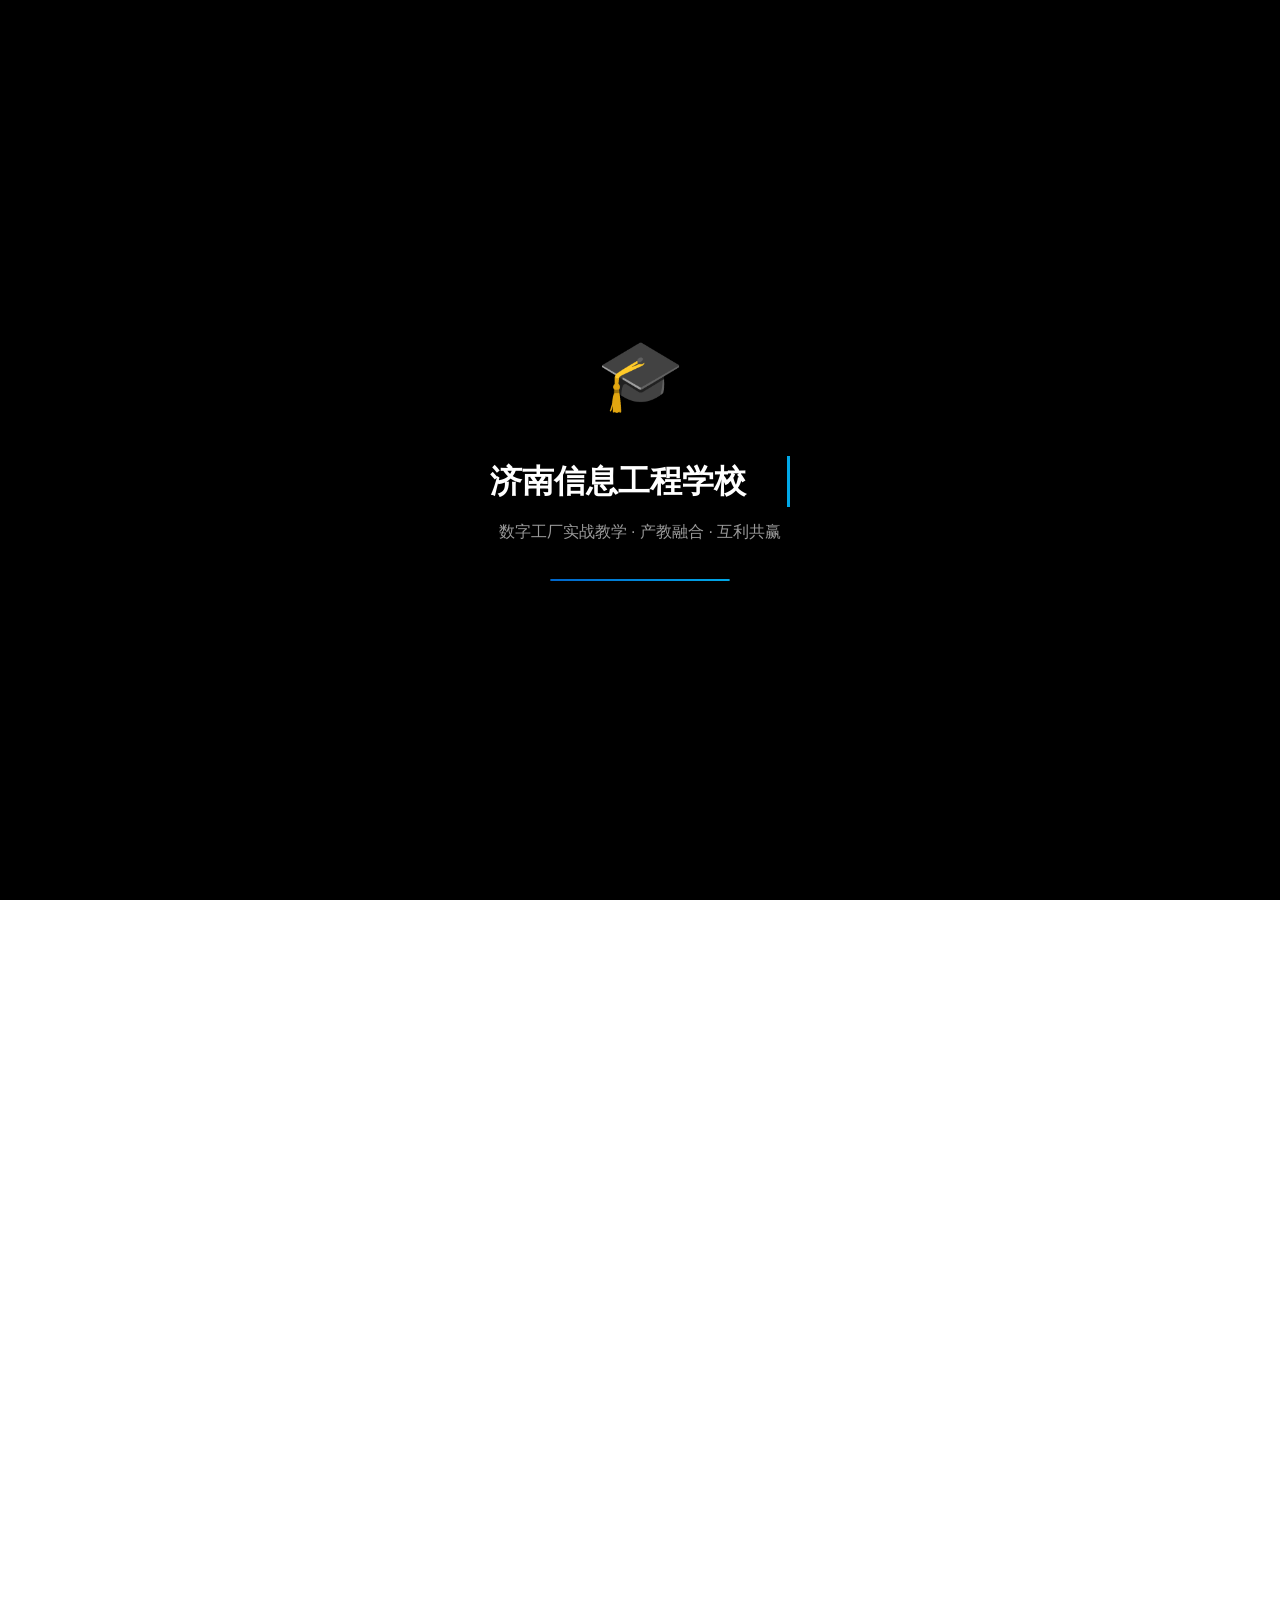
<file: h5_template.html>
<!DOCTYPE html>
<html lang="zh-CN">
<head>
    <meta charset="UTF-8">
    <meta name="viewport" content="width=device-width, initial-scale=1.0, maximum-scale=1.0, user-scalable=no">
    <title>济南信息工程学校 - 数字工厂实战教学</title>
    <style>
        * { margin: 0; padding: 0; box-sizing: border-box; }
        html, body {
            height: 100%; overflow: hidden;
            font-family: -apple-system, BlinkMacSystemFont, "Segoe UI", "PingFang SC", "Hiragino Sans GB", "Microsoft YaHei", sans-serif;
            color: #333; line-height: 1.6;
            touch-action: none;
            -webkit-overflow-scrolling: auto;
        }
        .fullpage-wrapper {
            height: 100%; transition: transform 0.7s cubic-bezier(0.645, 0.045, 0.355, 1);
            will-change: transform;
        }
        .fp-section {
            height: 100vh; width: 100%; display: flex; flex-direction: column;
            justify-content: center; align-items: center; padding: 30px 20px;
            position: relative; overflow-y: auto; -webkit-overflow-scrolling: touch;
        }
        .fp-nav {
            position: fixed; right: 15px; top: 50%; transform: translateY(-50%);
            z-index: 100; display: flex; flex-direction: column; gap: 14px;
        }
        .fp-nav-dot {
            width: 10px; height: 10px; border-radius: 50%;
            background: rgba(255,255,255,0.4); border: 2px solid rgba(255,255,255,0.7);
            cursor: pointer; transition: all 0.3s;
            min-width: 28px; min-height: 28px;
            display: flex; align-items: center; justify-content: center;
        }
        .fp-nav-dot::after {
            content: '';
            width: 10px; height: 10px; border-radius: 50%;
            background: inherit; border: inherit;
        }
        .fp-nav-dot.active { background: #fff; transform: scale(1.4); }

        /* Hero - 高级感深色背景 */
        .section-hero {
            position: relative;
            color: white; text-align: center;
            overflow: hidden;
            background: linear-gradient(135deg, #0a1628 0%, #1a2a4a 50%, #0d1f3c 100%);
        }
        .section-hero::before {
            content: '';
            position: absolute;
            top: 0; left: 0; right: 0; bottom: 0;
            background: 
                radial-gradient(circle at 20% 50%, rgba(201, 168, 76, 0.08) 0%, transparent 50%),
                radial-gradient(circle at 80% 20%, rgba(30, 60, 114, 0.15) 0%, transparent 50%),
                radial-gradient(circle at 50% 80%, rgba(42, 82, 152, 0.1) 0%, transparent 50%);
            z-index: 0;
        }
        .section-hero h1,
        .section-hero .subtitle,
        .section-hero .badge,
        .section-hero .scroll-hint {
            position: relative;
            z-index: 2;
        }
        .section-hero h1 { 
            font-size: clamp(28px,7vw,44px); 
            margin-bottom: 14px; 
            background: linear-gradient(135deg, #fff 0%, #c9a84c 100%);
            -webkit-background-clip: text;
            -webkit-text-fill-color: transparent;
            background-clip: text;
            text-shadow: none;
        }
        .section-hero .subtitle { 
            font-size: clamp(14px,3.5vw,18px); 
            opacity: 0.8; 
            margin-bottom: 20px; 
            color: rgba(255,255,255,0.7);
            letter-spacing: 2px;
        }
        .badge {
            display: inline-block; 
            background: rgba(201, 168, 76, 0.15); 
            padding: 8px 20px;
            border-radius: 20px; 
            font-size: 13px;
            backdrop-filter: blur(10px);
            -webkit-backdrop-filter: blur(10px);
            border: 1px solid rgba(201, 168, 76, 0.3);
            color: #c9a84c;
            letter-spacing: 1px;
        }
        .scroll-hint {
            position: absolute; bottom: 30px; left: 50%; transform: translateX(-50%);
            animation: bounce 2s infinite; opacity: 0.5; font-size: 22px;
            color: rgba(201, 168, 76, 0.6);
        }
        @keyframes bounce { 0%,100%{transform:translateX(-50%) translateY(0)} 50%{transform:translateX(-50%) translateY(-10px)} }

        /* Common */
        .section-title {
            font-size: clamp(22px,5.5vw,30px); 
            color: #c9a84c; 
            margin-bottom: 10px; 
            text-align: center;
            letter-spacing: 2px;
        }
        .section-title::after {
            content: ''; display: block; width: 50px; height: 2px;
            background: linear-gradient(90deg, transparent, #c9a84c, transparent); 
            margin: 12px auto 0; border-radius: 1px;
        }
        .section-desc { text-align: center; color: rgba(255,255,255,0.5); margin-bottom: 25px; font-size: 14px; letter-spacing: 1px; }

        /* About - 深色高级感 */
        .section-about { 
            background: linear-gradient(180deg, #0d1f3c 0%, #0a1628 100%); 
        }
        .about-card {
            background: rgba(255,255,255,0.03); 
            border: 1px solid rgba(201, 168, 76, 0.15);
            border-radius: 16px; padding: 22px;
            backdrop-filter: blur(10px);
            -webkit-backdrop-filter: blur(10px);
            margin-bottom: 14px; max-width: 560px; width: 100%;
        }
        .about-card h3 { color: #c9a84c; margin-bottom: 10px; font-size: 18px; letter-spacing: 1px; }
        .about-card p { color: rgba(255,255,255,0.6); margin-bottom: 8px; font-size: 13px; line-height: 1.7; }
        .stats { display: grid; grid-template-columns: repeat(3,1fr); gap: 10px; margin-top: 15px; }
        .stat-item {
            text-align: center; padding: 14px 8px;
            background: linear-gradient(135deg, rgba(201, 168, 76, 0.1), rgba(30, 60, 114, 0.1));
            border: 1px solid rgba(201, 168, 76, 0.2);
            border-radius: 12px; color: #c9a84c;
        }
        .stat-number { font-size: clamp(20px,4.5vw,28px); font-weight: bold; display: block; }
        .stat-label { font-size: 10px; opacity: 0.7; margin-top: 4px; color: rgba(255,255,255,0.5); }

        /* Team - 深色卡片 + 边缘光晕 */
        .section-team { 
            background: linear-gradient(180deg, #0a1628 0%, #0d1f3c 100%); 
        }
        .team-grid {
            display: grid; grid-template-columns: repeat(2,1fr); gap: 14px;
            max-width: 560px; width: 100%;
        }
        .team-card {
            position: relative;
            background: rgba(255,255,255,0.03); 
            border-radius: 16px; 
            text-align: center;
            padding: 24px 16px;
            overflow: hidden;
            cursor: pointer;
        }
        /* 边缘光晕层 */
        .team-card::before {
            content: '';
            position: absolute;
            inset: 0;
            border-radius: 16px;
            padding: 2px;
            background: radial-gradient(
                600px circle at var(--mouse-x, 50%) var(--mouse-y, 50%),
                rgba(201, 168, 76, 0.6),
                rgba(30, 60, 114, 0.3),
                transparent 40%
            );
            -webkit-mask: 
                linear-gradient(#fff 0 0) content-box, 
                linear-gradient(#fff 0 0);
            -webkit-mask-composite: xor;
            mask-composite: exclude;
            opacity: 0;
            transition: opacity 0.3s ease;
            pointer-events: none;
        }
        .team-card:hover::before {
            opacity: 1;
        }
        /* 内部内容层（防止被遮罩影响） */
        .team-card-inner {
            position: relative;
            z-index: 1;
        }
        .team-avatar {
            width: 56px; height: 56px; border-radius: 50%;
            background: linear-gradient(135deg, #c9a84c, #1e3c72);
            display: flex; align-items: center; justify-content: center;
            color: white; font-size: 24px; margin: 0 auto 12px;
            box-shadow: 0 4px 15px rgba(201, 168, 76, 0.2);
        }
        .team-name { font-size: 16px; font-weight: bold; color: #fff; margin-bottom: 4px; }
        .team-role { font-size: 11px; color: #c9a84c; margin-bottom: 8px; letter-spacing: 0.5px; }
        .team-desc { font-size: 11px; color: rgba(255,255,255,0.5); line-height: 1.5; }

        /* Courses - 金色强调 */
        .section-courses { 
            background: linear-gradient(180deg, #0d1f3c 0%, #0a1628 100%); 
        }
        .course-grid { display: grid; grid-template-columns: repeat(1,1fr); gap: 14px; max-width: 560px; width: 100%; }
        .course-card {
            background: linear-gradient(135deg, rgba(30, 60, 114, 0.3), rgba(42, 82, 152, 0.2));
            border: 1px solid rgba(201, 168, 76, 0.2);
            color: white; border-radius: 16px; padding: 22px;
            backdrop-filter: blur(10px);
            -webkit-backdrop-filter: blur(10px);
        }
        .course-card h3 { font-size: 19px; margin-bottom: 10px; text-align: center; color: #c9a84c; letter-spacing: 1px; }
        .course-card p { font-size: 12px; opacity: 0.7; line-height: 1.6; color: rgba(255,255,255,0.6); }
        .course-tags { display: flex; gap: 6px; flex-wrap: wrap; margin-top: 10px; justify-content: center; }
        .course-tag {
            background: rgba(201, 168, 76, 0.15); 
            border: 1px solid rgba(201, 168, 76, 0.25);
            padding: 4px 12px; border-radius: 12px; font-size: 11px;
            color: #c9a84c;
        }

        /* Training - 深色条目 */
        .section-training { 
            background: linear-gradient(180deg, #0a1628 0%, #0d1f3c 100%); 
        }
        .training-list {
            display: flex; flex-direction: column; gap: 14px; max-width: 560px; width: 100%;
            max-height: 55vh; overflow-y: auto;
        }
        .training-item {
            background: rgba(255,255,255,0.03); 
            border: 1px solid rgba(201, 168, 76, 0.1);
            border-radius: 14px; 
            backdrop-filter: blur(10px);
            -webkit-backdrop-filter: blur(10px);
            display: flex; flex-shrink: 0;
        }
        .training-icon {
            width: 100px; min-height: 90px; 
            background: linear-gradient(135deg, rgba(201, 168, 76, 0.2), rgba(30, 60, 114, 0.2));
            border-right: 1px solid rgba(201, 168, 76, 0.15);
            display: flex; align-items: center; justify-content: center; 
            color: #c9a84c; font-size: 28px; flex-shrink: 0;
        }
        .training-info { padding: 14px; flex: 1; }
        .training-title { font-size: 15px; color: #c9a84c; margin-bottom: 6px; font-weight: bold; letter-spacing: 0.5px; }
        .training-desc { font-size: 11px; color: rgba(255,255,255,0.5); margin-bottom: 8px; line-height: 1.6; }
        .training-tags { display: flex; gap: 6px; flex-wrap: wrap; }
        .tag { 
            background: rgba(201, 168, 76, 0.1); 
            border: 1px solid rgba(201, 168, 76, 0.2);
            padding: 3px 10px; border-radius: 8px; font-size: 10px; 
            color: #c9a84c; 
        }

        /* Features - 3D 作品展示墙 */
        .section-features { 
            background: linear-gradient(180deg, #0d1f3c 0%, #0a1628 100%); 
            perspective: 1200px;
            overflow: hidden;
        }
        .works-3d-container {
            position: relative;
            width: 100%;
            max-width: 700px;
            height: 500px;
            transform-style: preserve-3d;
        }
        .work-card-3d {
            position: absolute;
            width: 180px;
            height: 120px;
            border-radius: 12px;
            overflow: hidden;
            box-shadow: 0 8px 30px rgba(0,0,0,0.4);
            transition: transform 0.5s ease, box-shadow 0.3s ease;
            cursor: pointer;
            backface-visibility: hidden;
        }
        .work-card-3d:hover {
            transform: translateZ(40px) scale(1.1) !important;
            box-shadow: 0 15px 50px rgba(201, 168, 76, 0.3);
            z-index: 100 !important;
        }
        .work-card-3d img {
            width: 100%;
            height: 100%;
            object-fit: cover;
            display: block;
        }
        .work-card-3d .work-overlay {
            position: absolute;
            bottom: 0; left: 0; right: 0;
            padding: 8px 10px;
            background: linear-gradient(transparent, rgba(0,0,0,0.8));
            color: white;
            font-size: 11px;
            font-weight: bold;
            opacity: 0;
            transition: opacity 0.3s ease;
        }
        .work-card-3d:hover .work-overlay {
            opacity: 1;
        }
        /* 左侧文字区域 */
        .works-text-area {
            position: absolute;
            left: 0;
            top: 50%;
            transform: translateY(-50%);
            z-index: 50;
            max-width: 200px;
        }
        .works-text-area h2 {
            font-size: clamp(28px, 6vw, 40px);
            color: #fff;
            font-weight: bold;
            margin-bottom: 8px;
            line-height: 1.1;
        }
        .works-text-area .highlight {
            color: #c9a84c;
            font-size: clamp(16px, 3.5vw, 22px);
            font-weight: bold;
            display: block;
            margin-bottom: 4px;
        }
        .works-text-area .sub {
            color: rgba(255,255,255,0.5);
            font-size: 13px;
            letter-spacing: 2px;
        }
        @media (max-width: 480px) {
            .works-3d-container { height: 350px; }
            .work-card-3d { width: 130px; height: 85px; }
            .works-text-area { 
                position: static; 
                transform: none; 
                text-align: center; 
                max-width: 100%;
                margin-bottom: 20px;
            }
            .section-features { perspective: 800px; }
        }

        /* CTA - 金色渐变 */
        .section-cta {
            background: linear-gradient(135deg, #0a1628 0%, #1a2a4a 50%, #0d1f3c 100%); 
            color: white; text-align: center;
            position: relative;
        }
        .section-cta::before {
            content: '';
            position: absolute;
            top: 0; left: 0; right: 0; bottom: 0;
            background: radial-gradient(circle at 50% 50%, rgba(201, 168, 76, 0.08) 0%, transparent 60%);
            pointer-events: none;
        }
        .section-cta h2, .section-cta p, .section-cta .cta-button, .section-cta .footer-info {
            position: relative; z-index: 1;
        }
        .section-cta h2 { font-size: clamp(24px,5.5vw,32px); margin-bottom: 12px; color: #c9a84c; letter-spacing: 2px; }
        .section-cta p { font-size: 15px; opacity: 0.7; margin-bottom: 25px; color: rgba(255,255,255,0.6); }
        .cta-button {
            display: inline-block; 
            background: linear-gradient(135deg, #c9a84c, #a08030); 
            color: #0a1628; 
            padding: 14px 36px;
            border-radius: 30px; font-size: 16px; font-weight: bold; text-decoration: none;
            box-shadow: 0 4px 20px rgba(201, 168, 76, 0.3); 
            margin-bottom: 30px;
            transition: transform 0.3s ease, box-shadow 0.3s ease;
        }
        .cta-button:hover {
            transform: translateY(-2px);
            box-shadow: 0 6px 25px rgba(201, 168, 76, 0.4);
        }
        .footer-info { font-size: 11px; opacity: 0.5; line-height: 1.8; color: rgba(255,255,255,0.4); }
        .footer-badges { display: flex; gap: 20px; justify-content: center; margin-top: 15px; flex-wrap: wrap; }
        .footer-badge { 
            display: flex; align-items: center; gap: 5px; font-size: 12px; 
            color: rgba(201, 168, 76, 0.6);
        }

        @media (max-width: 480px) {
            .team-grid, .features-grid { grid-template-columns: 1fr; }
            .stats { grid-template-columns: 1fr; }
            .training-item { flex-direction: column; }
            .training-icon { width: 100%; height: 80px; border-right: none; border-bottom: 1px solid rgba(201, 168, 76, 0.15); }
            .fp-nav { right: 8px; gap: 10px; }
            .fp-nav-dot { min-width: 24px; min-height: 24px; }
            .fp-nav-dot::after { width: 8px; height: 8px; }
            .section-hero h1 { font-size: 28px; }
            .section-title { font-size: 22px; }
            .about-card, .course-card, .team-card { padding: 18px; }
        }

        /* ─ 层级动画 ────────────────────────────────────────── */
        .anim-item {
            opacity: 0;
            transition: opacity 0.6s ease, transform 0.6s ease;
        }
        .anim-item.visible {
            opacity: 1 !important;
            transform: translateY(0) translateX(0) scale(1) !important;
        }

        /*  开场动画 ─────────────────────────────────────────── */
        .intro-overlay {
            position: fixed;
            top: 0; left: 0; right: 0; bottom: 0;
            background: #000;
            z-index: 9999;
            display: flex;
            flex-direction: column;
            align-items: center;
            justify-content: center;
            transition: opacity 1s ease, visibility 1s ease;
        }
        .intro-overlay.hidden {
            opacity: 0;
            visibility: hidden;
            pointer-events: none;
        }
        .intro-logo {
            font-size: clamp(50px, 10vw, 70px);
            margin-bottom: 25px;
            opacity: 0;
            transform: scale(0.5);
            animation: introLogoIn 0.8s ease 0.3s forwards;
        }
        @keyframes introLogoIn {
            to { opacity: 1; transform: scale(1); }
        }
        .intro-title-wrapper {
            overflow: hidden;
            white-space: nowrap;
            border-right: 3px solid #00A8E8;
            width: 0;
            max-width: 300px;
            animation: introTyping 1.5s steps(8) 0.8s forwards, introBlink 0.5s step-end infinite;
        }
        .intro-title {
            font-size: clamp(22px, 5vw, 32px);
            color: white;
            font-weight: bold;
        }
        @keyframes introTyping {
            from { width: 0; }
            to { width: 100%; }
        }
        @keyframes introBlink {
            50% { border-color: transparent; }
        }
        .intro-subtitle {
            font-size: clamp(13px, 3vw, 16px);
            color: rgba(255,255,255,0.6);
            margin-top: 12px;
            opacity: 0;
            transform: translateY(8px);
            animation: introFadeUp 0.8s ease 2s forwards;
        }
        @keyframes introFadeUp {
            to { opacity: 1; transform: translateY(0); }
        }
        .intro-progress {
            width: 180px;
            height: 2px;
            background: rgba(255,255,255,0.1);
            border-radius: 1px;
            margin-top: 35px;
            overflow: hidden;
            opacity: 0;
            animation: introFadeUp 0.5s ease 1.2s forwards;
        }
        .intro-progress-bar {
            width: 0;
            height: 100%;
            background: linear-gradient(90deg, #0066CC, #00A8E8);
            border-radius: 1px;
            animation: introProgress 2.5s ease 1s forwards;
        }
        @keyframes introProgress {
            from { width: 0; }
            to { width: 100%; }
        }
    </style>
</head>
<body>
    <!-- 开场动画遮罩 -->
    <div class="intro-overlay" id="introOverlay">
        <div class="intro-logo">🎓</div>
        <div class="intro-title-wrapper">
            <div class="intro-title">济南信息工程学校</div>
        </div>
        <div class="intro-subtitle">数字工厂实战教学 · 产教融合 · 互利共赢</div>
        <div class="intro-progress">
            <div class="intro-progress-bar"></div>
        </div>
    </div>

    <div class="fp-nav" id="fpNav"></div>
    <div class="fullpage-wrapper" id="fullpageWrapper">
        <!-- 第1屏：Hero -->
        <div class="fp-section section-hero">
            <h1 class="anim-item from-scale">🎓 济南信息工程学校</h1>
            <p class="subtitle anim-item" style="transition-delay:.12s">数字工厂实战教学 · 产教融合 · 互利共赢</p>
            <div class="badge anim-item" style="transition-delay:.24s">影视后期 | 平面设计 | 三维动画</div>
            <div class="scroll-hint anim-item" style="transition-delay:.4s"></div>
        </div>
        <!-- 第2屏：关于我们 -->
        <div class="fp-section section-about">
            <h2 class="section-title anim-item">关于我们</h2>
            <p class="section-desc anim-item" style="transition-delay:.08s">以促进就业为导向，以能力提升为核心</p>
            <div class="about-card anim-item from-left" style="transition-delay:.18s">
                <h3>数字工厂实战教学基地</h3>
                <p>全面提升学员技术水平与综合能力，通过真实项目驱动教学，让学员在校期间即具备行业实战能力。</p>
                <p>国家职业技能鉴定 · 高技能人才培训 · 产教融合 互利共赢</p>
                <div class="stats">
                    <div class="stat-item anim-item from-scale" style="transition-delay:.3s"><span class="stat-number">3+</span><span class="stat-label">专业方向</span></div>
                    <div class="stat-item anim-item from-scale" style="transition-delay:.38s"><span class="stat-number">100%</span><span class="stat-label">实战教学</span></div>
                    <div class="stat-item anim-item from-scale" style="transition-delay:.46s"><span class="stat-number">∞</span><span class="stat-label">就业机会</span></div>
                </div>
            </div>
            <div class="about-card anim-item from-right" style="transition-delay:.3s">
                <h3>核心优势</h3>
                <p>✓ 国家职业技能鉴定认证</p>
                <p>✓ 高技能人才培训基地</p>
                <p>✓ 真实项目驱动教学</p>
                <p>✓ 校企深度合作 推荐就业</p>
            </div>
        </div>
        <!-- 第3屏：师资团队 -->
        <div class="fp-section section-team">
            <h2 class="section-title anim-item">师资团队</h2>
            <p class="section-desc anim-item" style="transition-delay:.08s">行业精英领衔，实战经验丰富</p>
            <div class="team-grid">
                <div class="team-card anim-item from-scale" style="transition-delay:.15s">
                    <div class="team-card-inner">
                        <div class="team-avatar">💼</div>
                        <div class="team-name">张导师</div>
                        <div class="team-role">技术总监 / 资深三维艺术家</div>
                        <div class="team-desc">15年经验，参与多部院线电影特效，精通 Maya、Houdini、Nuke。</div>
                    </div>
                </div>
                <div class="team-card anim-item from-scale" style="transition-delay:.25s">
                    <div class="team-card-inner">
                        <div class="team-avatar"></div>
                        <div class="team-name">李导师</div>
                        <div class="team-role">创意总监 / 视觉设计师</div>
                        <div class="team-desc">10年品牌视觉设计经验，擅长概念设计与艺术指导。</div>
                    </div>
                </div>
                <div class="team-card anim-item from-scale" style="transition-delay:.35s">
                    <div class="team-card-inner">
                        <div class="team-avatar">🏫</div>
                        <div class="team-name">王导师</div>
                        <div class="team-role">高级讲师 / 剪辑师</div>
                        <div class="team-desc">8年影视剪辑经验，精通 Premiere、After Effects。</div>
                    </div>
                </div>
                <div class="team-card anim-item from-scale" style="transition-delay:.45s">
                    <div class="team-card-inner">
                        <div class="team-avatar">‍</div>
                        <div class="team-name">赵导师</div>
                        <div class="team-role">实训导师 / 动画师</div>
                        <div class="team-desc">6年三维动画经验，专注角色动画与绑定技术。</div>
                    </div>
                </div>
            </div>
        </div>
        <!-- 第4屏：课程设置 -->
        <div class="fp-section section-courses">
            <h2 class="section-title anim-item">课程设置</h2>
            <p class="section-desc anim-item" style="transition-delay:.08s">三大专业方向，全面覆盖数字创意领域</p>
            <div class="course-grid">
                <div class="course-card anim-item from-left" style="transition-delay:.18s">
                    <h3> 影视后期</h3>
                    <p>栏目包装、特效合成、MG动画、短视频制作</p>
                    <div class="course-tags">
                        <span class="course-tag">Premiere</span>
                        <span class="course-tag">After Effects</span>
                        <span class="course-tag">剪辑</span>
                    </div>
                </div>
                <div class="course-card anim-item from-right" style="transition-delay:.3s">
                    <h3>🎨 平面设计</h3>
                    <p>海报、易拉宝、品牌Logo设计制作、电商设计</p>
                    <div class="course-tags">
                        <span class="course-tag">Photoshop</span>
                        <span class="course-tag">Illustrator</span>
                        <span class="course-tag">UI设计</span>
                    </div>
                </div>
                <div class="course-card anim-item from-left" style="transition-delay:.42s">
                    <h3>🧊 三维动画</h3>
                    <p>场景搭建、骨骼绑定、三维动画、AI数字人、UE5虚幻</p>
                    <div class="course-tags">
                        <span class="course-tag">UE5</span>
                        <span class="course-tag">三维建模</span>
                        <span class="course-tag">AI数字人</span>
                    </div>
                </div>
            </div>
        </div>
        <!-- 第5屏：课程介绍-影视后期 -->
        <div class="fp-section section-training">
            <h2 class="section-title anim-item">课程介绍</h2>
            <p class="section-desc anim-item" style="transition-delay:.08s">TRAINING BASE · 影视后期</p>
            <div class="training-list">
                <div class="training-item anim-item from-left" style="transition-delay:.18s">
                    <div class="training-icon"></div>
                    <div class="training-info">
                        <div class="training-title">主流软件操作</div>
                        <div class="training-desc">本阶段课程包括 Premiere、After Effects、剪映等主流软件操作。</div>
                        <div class="training-tags"><span class="tag">PR</span><span class="tag">AE</span><span class="tag">剪映</span></div>
                    </div>
                </div>
                <div class="training-item anim-item from-right" style="transition-delay:.3s">
                    <div class="training-icon">📝</div>
                    <div class="training-info">
                        <div class="training-title">前期文案策划</div>
                        <div class="training-desc">掌握前期文案策划、机位设置、构图、布景及摄影运镜技巧。</div>
                        <div class="training-tags"><span class="tag">文案策划</span><span class="tag">机位设置</span><span class="tag">运镜</span></div>
                    </div>
                </div>
                <div class="training-item anim-item from-left" style="transition-delay:.42s">
                    <div class="training-icon"></div>
                    <div class="training-info">
                        <div class="training-title">行业运作全流程</div>
                        <div class="training-desc">熟悉行业运作全流程，从策划到成片输出完整闭环。</div>
                        <div class="training-tags"><span class="tag">全流程</span><span class="tag">实战</span><span class="tag">就业导向</span></div>
                    </div>
                </div>
            </div>
        </div>
        <!-- 第6屏：学生作品（3D展示墙） -->
        <div class="fp-section section-features">
            <div class="works-text-area anim-item from-left" style="transition-delay:.1s">
                <h2>ShuRui</h2>
                <span class="highlight">WEB And APP</span>
                <span class="sub">Interface Portfolio</span>
            </div>
            <div class="works-3d-container anim-item from-scale" style="transition-delay:.2s" id="works3dContainer">
                <!-- JS 动态生成 3D 卡片 -->
            </div>
        </div>
        <!-- 第7屏：CTA + Footer -->
        <div class="fp-section section-cta">
            <h2 class="anim-item from-scale">加入我们，成就数字创意人才</h2>
            <p class="anim-item" style="transition-delay:.12s">国家职业技能鉴定 · 高技能人才培训</p>
            <a href="#" class="cta-button anim-item from-scale" style="transition-delay:.24s">立即咨询报名</a>
            <div class="footer-info anim-item" style="transition-delay:.36s">
                <p>济南信息工程学校 · 数字工厂实战教学基地</p>
                <p>联系电话：请咨询招生办 | 地址：济南市</p>
                <div class="footer-badges">
                    <div class="footer-badge">◆ 国家职业技能鉴定</div>
                    <div class="footer-badge">◆ 高技能人才培训</div>
                </div>
                <p style="margin-top:12px;">© 2026 济南信息工程学校 All Rights Reserved</p>
            </div>
        </div>
    </div>
    <script>
        const wrapper = document.getElementById('fullpageWrapper');
        const sections = document.querySelectorAll('.fp-section');
        const navContainer = document.getElementById('fpNav');
        let currentSection = 0, isScrolling = false, lastDirection = 'down';
        const totalSections = sections.length;

        // 创建导航点
        sections.forEach((_, index) => {
            const dot = document.createElement('div');
            dot.className = 'fp-nav-dot' + (index === 0 ? ' active' : '');
            dot.addEventListener('click', () => goToSection(index));
            navContainer.appendChild(dot);
        });
        const dots = document.querySelectorAll('.fp-nav-dot');

        function goToSection(index) {
            if (index < 0 || index >= totalSections || isScrolling) return;
            isScrolling = true;
            lastDirection = index > currentSection ? 'down' : 'up';
            currentSection = index;
            wrapper.style.transform = `translateY(-${currentSection * 100}vh)`;
            dots.forEach((dot, i) => dot.classList.toggle('active', i === currentSection));
            triggerAnim(currentSection, lastDirection);
            setTimeout(() => { isScrolling = false; }, 700);
        }

        function triggerAnim(sectionIndex, direction) {
            const section = sections[sectionIndex];
            const items = section.querySelectorAll('.anim-item');

            // 第一步：先关闭 transition，设置起始位置
            items.forEach(item => {
                item.classList.remove('visible');
                item.style.transition = 'none';

                const isLeft  = item.classList.contains('from-left');
                const isRight = item.classList.contains('from-right');
                const isScale = item.classList.contains('from-scale');

                if (direction === 'down') {
                    if (isLeft)       item.style.transform = 'translateX(-50px)';
                    else if (isRight) item.style.transform = 'translateX(50px)';
                    else if (isScale) item.style.transform = 'scale(0.85)';
                    else              item.style.transform = 'translateY(40px)';
                } else {
                    if (isLeft)       item.style.transform = 'translateX(-50px)';
                    else if (isRight) item.style.transform = 'translateX(50px)';
                    else if (isScale) item.style.transform = 'scale(0.85)';
                    else              item.style.transform = 'translateY(-40px)';
                }
            });

            // 第二步：强制重排
            void section.offsetWidth;

            // 第三步：恢复 transition，触发动画
            requestAnimationFrame(() => {
                items.forEach(item => {
                    item.style.transition = '';
                    item.classList.add('visible');
                });
            });
        }

        // 鼠标滚轮
        window.addEventListener('wheel', (e) => {
            e.preventDefault();
            if (isScrolling) return;
            goToSection(e.deltaY > 0 ? currentSection + 1 : currentSection - 1);
        }, { passive: false });

        // 触摸滑动（支持双向）
        let touchStartY = 0, touchStartX = 0;
        window.addEventListener('touchstart', (e) => {
            touchStartY = e.touches[0].clientY;
            touchStartX = e.touches[0].clientX;
        }, { passive: true });

        window.addEventListener('touchend', (e) => {
            const diffY = touchStartY - e.changedTouches[0].clientY;
            const diffX = touchStartX - e.changedTouches[0].clientX;
            if (Math.abs(diffY) > Math.abs(diffX) && Math.abs(diffY) > 30) {
                if (diffY > 0) {
                    goToSection(currentSection + 1);
                } else {
                    goToSection(currentSection - 1);
                }
            }
        }, { passive: true });

        // 键盘支持
        window.addEventListener('keydown', (e) => {
            if (e.key === 'ArrowDown' || e.key === 'PageDown') { e.preventDefault(); goToSection(currentSection + 1); }
            else if (e.key === 'ArrowUp' || e.key === 'PageUp') { e.preventDefault(); goToSection(currentSection - 1); }
        });

        // 页面加载时触发开场动画
        window.addEventListener('DOMContentLoaded', () => {
            // 4秒后隐藏开场动画并触发首屏内容
            setTimeout(() => {
                const overlay = document.getElementById('introOverlay');
                if (overlay) {
                    overlay.classList.add('hidden');
                    // 等待遮罩淡出后再触发首屏动画
                    setTimeout(() => triggerAnim(0, 'down'), 600);
                }
            }, 4000);

            // 团队卡片边缘光晕 - 鼠标跟踪
            const teamCards = document.querySelectorAll('.team-card');
            teamCards.forEach(card => {
                card.addEventListener('mousemove', (e) => {
                    const rect = card.getBoundingClientRect();
                    const x = ((e.clientX - rect.left) / rect.width) * 100;
                    const y = ((e.clientY - rect.top) / rect.height) * 100;
                    card.style.setProperty('--mouse-x', `${x}%`);
                    card.style.setProperty('--mouse-y', `${y}%`);
                });
            });

            // 3D 作品展示墙 - 动态生成卡片
            const worksData = [
                { title: '智慧城市大屏', color: '#1a3a6c' },
                { title: '电商后台系统', color: '#2d6a4f' },
                { title: '室内设计展示', color: '#5c4033' },
                { title: '数据可视化', color: '#1e3c72' },
                { title: 'TIU Solution', color: '#0d7377' },
                { title: '博物馆展览', color: '#8b4513' },
                { title: '城市规划', color: '#2c5f2d' },
                { title: '品牌官网', color: '#4a1942' },
                { title: '移动端APP', color: '#1b4965' },
                { title: '三维产品展示', color: '#6b2737' }
            ];

            const container = document.getElementById('works3dContainer');
            if (container) {
                worksData.forEach((work, i) => {
                    const card = document.createElement('div');
                    card.className = 'work-card-3d';
                    
                    // 随机位置 + 旋转（模拟散落效果）
                    const x = 100 + Math.random() * 400;
                    const y = 30 + Math.random() * 350;
                    const rotateZ = (Math.random() - 0.5) * 40;
                    const rotateX = (Math.random() - 0.5) * 20;
                    const z = -100 + Math.random() * 200;
                    
                    card.style.cssText = `
                        left: ${x}px;
                        top: ${y}px;
                        transform: translateZ(${z}px) rotateZ(${rotateZ}deg) rotateX(${rotateX}deg);
                        z-index: ${Math.round(z + 100)};
                    `;
                    
                    // 用渐变色块代替真实图片（实际使用时替换为 <img src="...">）
                    card.innerHTML = `
                        <div style="width:100%;height:100%;background:linear-gradient(135deg,${work.color},${adjustColor(work.color, 40)});display:flex;align-items:center;justify-content:center;">
                            <span style="color:rgba(255,255,255,0.3);font-size:24px;">🖼️</span>
                        </div>
                        <div class="work-overlay">${work.title}</div>
                    `;
                    
                    container.appendChild(card);
                });
            }
            
            // 辅助函数：调整颜色亮度
            function adjustColor(hex, percent) {
                const num = parseInt(hex.replace('#',''), 16);
                const r = Math.min(255, (num >> 16) + percent);
                const g = Math.min(255, ((num >> 8) & 0x00FF) + percent);
                const b = Math.min(255, (num & 0x0000FF) + percent);
                return `#${(1 << 24 | r << 16 | g << 8 | b).toString(16).slice(1)}`;
            }
        });
    </script>
</body>
</html>
</file>
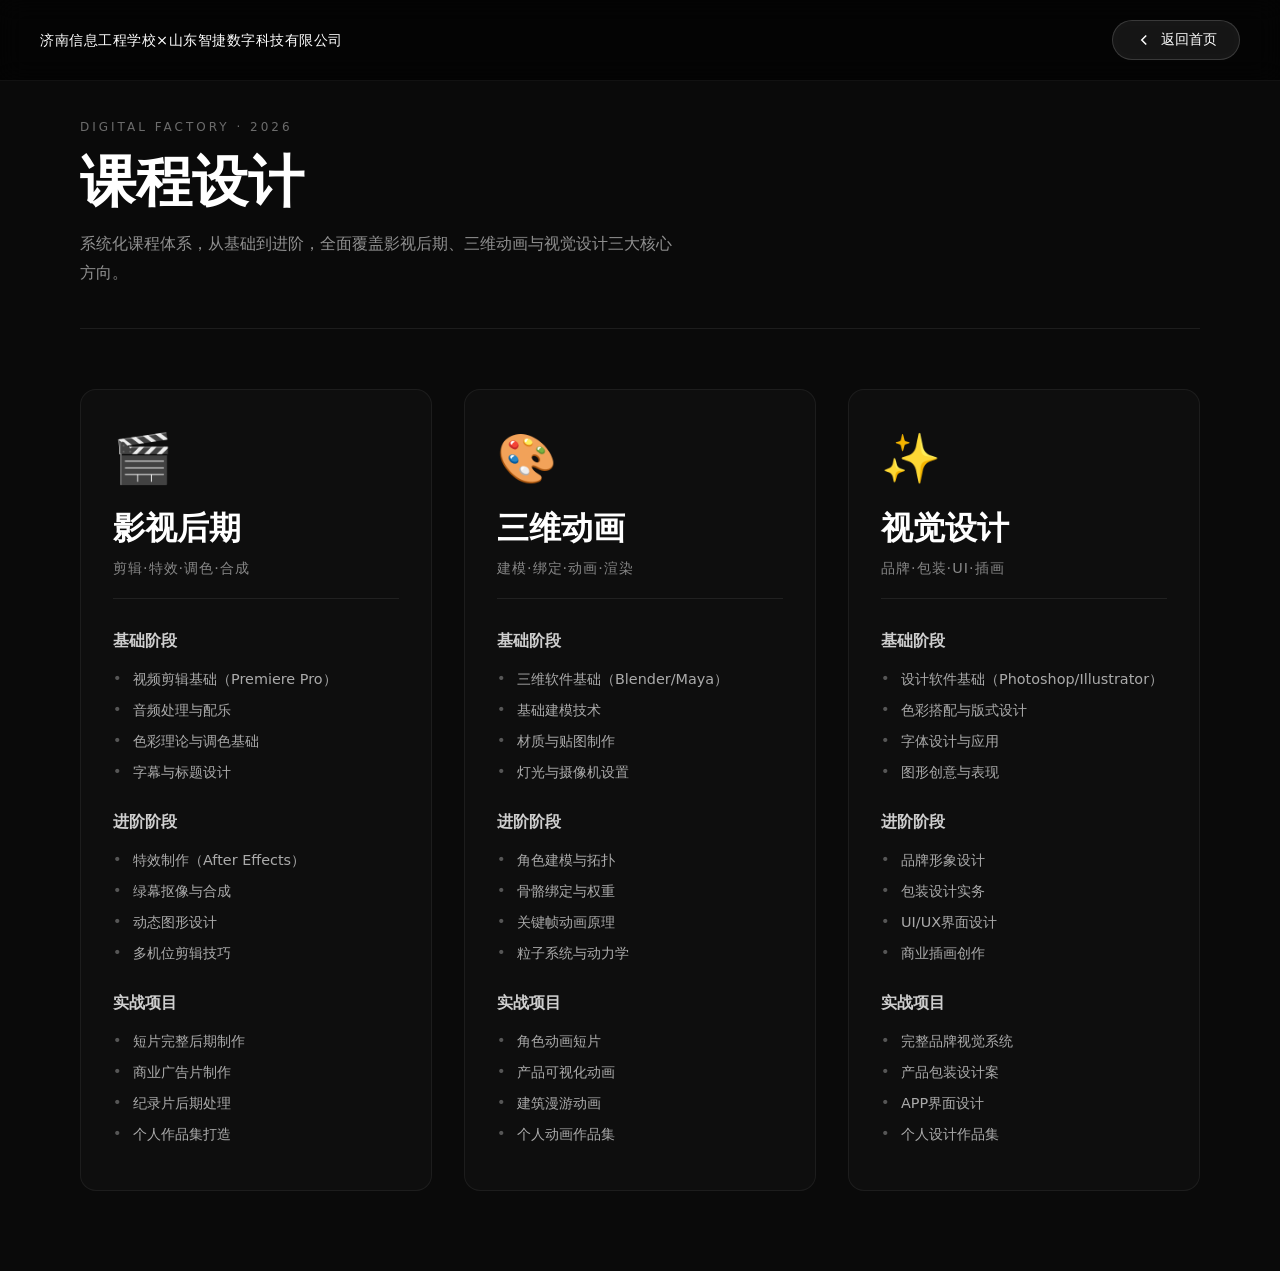
<file: pages/curriculum.html>
<!DOCTYPE html>
<html lang="zh-CN">
<head>
    <meta charset="UTF-8">
    <meta name="viewport" content="width=device-width, initial-scale=1.0">
    <title>课程设计 - 数字工厂</title>
    <link rel="preconnect" href="https://fonts.googleapis.com">
    <link rel="preconnect" href="https://fonts.gstatic.com" crossorigin>
    <link href="https://fonts.googleapis.com/css2?family=Instrument+Serif:ital@0;1&family=Noto+Sans+SC:wght@400;700;800&display=swap" rel="stylesheet">
    <link rel="stylesheet" href="page.css">
    <style>
        /* 课程模块容器 */
        .curriculum-modules {
            display: grid;
            grid-template-columns: repeat(auto-fit, minmax(320px, 1fr));
            gap: 32px;
            margin-top: 40px;
        }

        /* 模块卡片 */
        .module-card {
            background: rgba(255, 255, 255, 0.02);
            border: 1px solid rgba(255, 255, 255, 0.06);
            border-radius: 16px;
            padding: 40px 32px;
            transition: all 0.3s ease;
        }

        .module-card:hover {
            background: rgba(255, 255, 255, 0.04);
            border-color: rgba(255, 255, 255, 0.1);
            transform: translateY(-4px);
        }

        /* 模块图标 */
        .module-icon {
            font-size: 3rem;
            margin-bottom: 20px;
            display: block;
        }

        /* 模块标题 */
        .module-title {
            font-family: 'Instrument Serif', serif;
            font-style: normal;
            font-size: 2rem;
            color: #fff;
            margin-bottom: 8px;
        }

        /* 模块副标题 */
        .module-subtitle {
            font-family: system-ui, sans-serif;
            font-size: 0.9rem;
            color: rgba(255, 255, 255, 0.5);
            letter-spacing: 1px;
            margin-bottom: 32px;
            padding-bottom: 20px;
            border-bottom: 1px solid rgba(255, 255, 255, 0.08);
        }

        /* 内容区域 */
        .module-content {
            display: flex;
            flex-direction: column;
            gap: 24px;
        }

        /* 内容区块 */
        .content-section h3 {
            font-family: system-ui, sans-serif;
            font-size: 1rem;
            font-weight: 600;
            color: rgba(255, 255, 255, 0.8);
            margin-bottom: 12px;
        }

        .content-section ul {
            list-style: none;
            padding: 0;
            margin: 0;
        }

        .content-section li {
            font-family: system-ui, sans-serif;
            font-size: 0.9rem;
            color: rgba(255, 255, 255, 0.65);
            padding: 6px 0;
            padding-left: 20px;
            position: relative;
        }

        .content-section li::before {
            content: '•';
            position: absolute;
            left: 0;
            color: rgba(255, 255, 255, 0.3);
        }

        /* 响应式 */
        @media (max-width: 768px) {
            .curriculum-modules {
                grid-template-columns: 1fr;
                gap: 24px;
            }

            .module-card {
                padding: 32px 24px;
            }

            .module-title {
                font-size: 1.6rem;
            }
        }
    </style>
</head>
<body>
    <nav class="page-nav">
        <a href="../index.html" class="page-logo">济南信息工程学校×山东智捷数字科技有限公司</a>
        <a href="../index.html" class="back-btn">
            <svg width="18" height="18" viewBox="0 0 24 24" fill="none" stroke="currentColor" stroke-width="2"><polyline points="15,18 9,12 15,6"/></svg>
            返回首页
        </a>
    </nav>

    <main class="page-body">
        <div class="page-header">
            <span class="page-label">DIGITAL FACTORY · 2026</span>
            <h1 class="page-title">课程设计</h1>
            <p class="page-desc">系统化课程体系，从基础到进阶，全面覆盖影视后期、三维动画与视觉设计三大核心方向。</p>
        </div>

        <div class="curriculum-modules">
            <!-- 影视后期模块 -->
            <section class="module-card">
                <div class="module-icon">🎬</div>
                <h2 class="module-title">影视后期</h2>
                <p class="module-subtitle">剪辑·特效·调色·合成</p>
                <div class="module-content">
                    <div class="content-section">
                        <h3>基础阶段</h3>
                        <ul>
                            <li>视频剪辑基础（Premiere Pro）</li>
                            <li>音频处理与配乐</li>
                            <li>色彩理论与调色基础</li>
                            <li>字幕与标题设计</li>
                        </ul>
                    </div>
                    <div class="content-section">
                        <h3>进阶阶段</h3>
                        <ul>
                            <li>特效制作（After Effects）</li>
                            <li>绿幕抠像与合成</li>
                            <li>动态图形设计</li>
                            <li>多机位剪辑技巧</li>
                        </ul>
                    </div>
                    <div class="content-section">
                        <h3>实战项目</h3>
                        <ul>
                            <li>短片完整后期制作</li>
                            <li>商业广告片制作</li>
                            <li>纪录片后期处理</li>
                            <li>个人作品集打造</li>
                        </ul>
                    </div>
                </div>
            </section>

            <!-- 三维动画模块 -->
            <section class="module-card">
                <div class="module-icon">🎨</div>
                <h2 class="module-title">三维动画</h2>
                <p class="module-subtitle">建模·绑定·动画·渲染</p>
                <div class="module-content">
                    <div class="content-section">
                        <h3>基础阶段</h3>
                        <ul>
                            <li>三维软件基础（Blender/Maya）</li>
                            <li>基础建模技术</li>
                            <li>材质与贴图制作</li>
                            <li>灯光与摄像机设置</li>
                        </ul>
                    </div>
                    <div class="content-section">
                        <h3>进阶阶段</h3>
                        <ul>
                            <li>角色建模与拓扑</li>
                            <li>骨骼绑定与权重</li>
                            <li>关键帧动画原理</li>
                            <li>粒子系统与动力学</li>
                        </ul>
                    </div>
                    <div class="content-section">
                        <h3>实战项目</h3>
                        <ul>
                            <li>角色动画短片</li>
                            <li>产品可视化动画</li>
                            <li>建筑漫游动画</li>
                            <li>个人动画作品集</li>
                        </ul>
                    </div>
                </div>
            </section>

            <!-- 视觉设计模块 -->
            <section class="module-card">
                <div class="module-icon">✨</div>
                <h2 class="module-title">视觉设计</h2>
                <p class="module-subtitle">品牌·包装·UI·插画</p>
                <div class="module-content">
                    <div class="content-section">
                        <h3>基础阶段</h3>
                        <ul>
                            <li>设计软件基础（Photoshop/Illustrator）</li>
                            <li>色彩搭配与版式设计</li>
                            <li>字体设计与应用</li>
                            <li>图形创意与表现</li>
                        </ul>
                    </div>
                    <div class="content-section">
                        <h3>进阶阶段</h3>
                        <ul>
                            <li>品牌形象设计</li>
                            <li>包装设计实务</li>
                            <li>UI/UX界面设计</li>
                            <li>商业插画创作</li>
                        </ul>
                    </div>
                    <div class="content-section">
                        <h3>实战项目</h3>
                        <ul>
                            <li>完整品牌视觉系统</li>
                            <li>产品包装设计案</li>
                            <li>APP界面设计</li>
                            <li>个人设计作品集</li>
                        </ul>
                    </div>
                </div>
            </section>
        </div>
    </main>
</body>
</html>
</file>
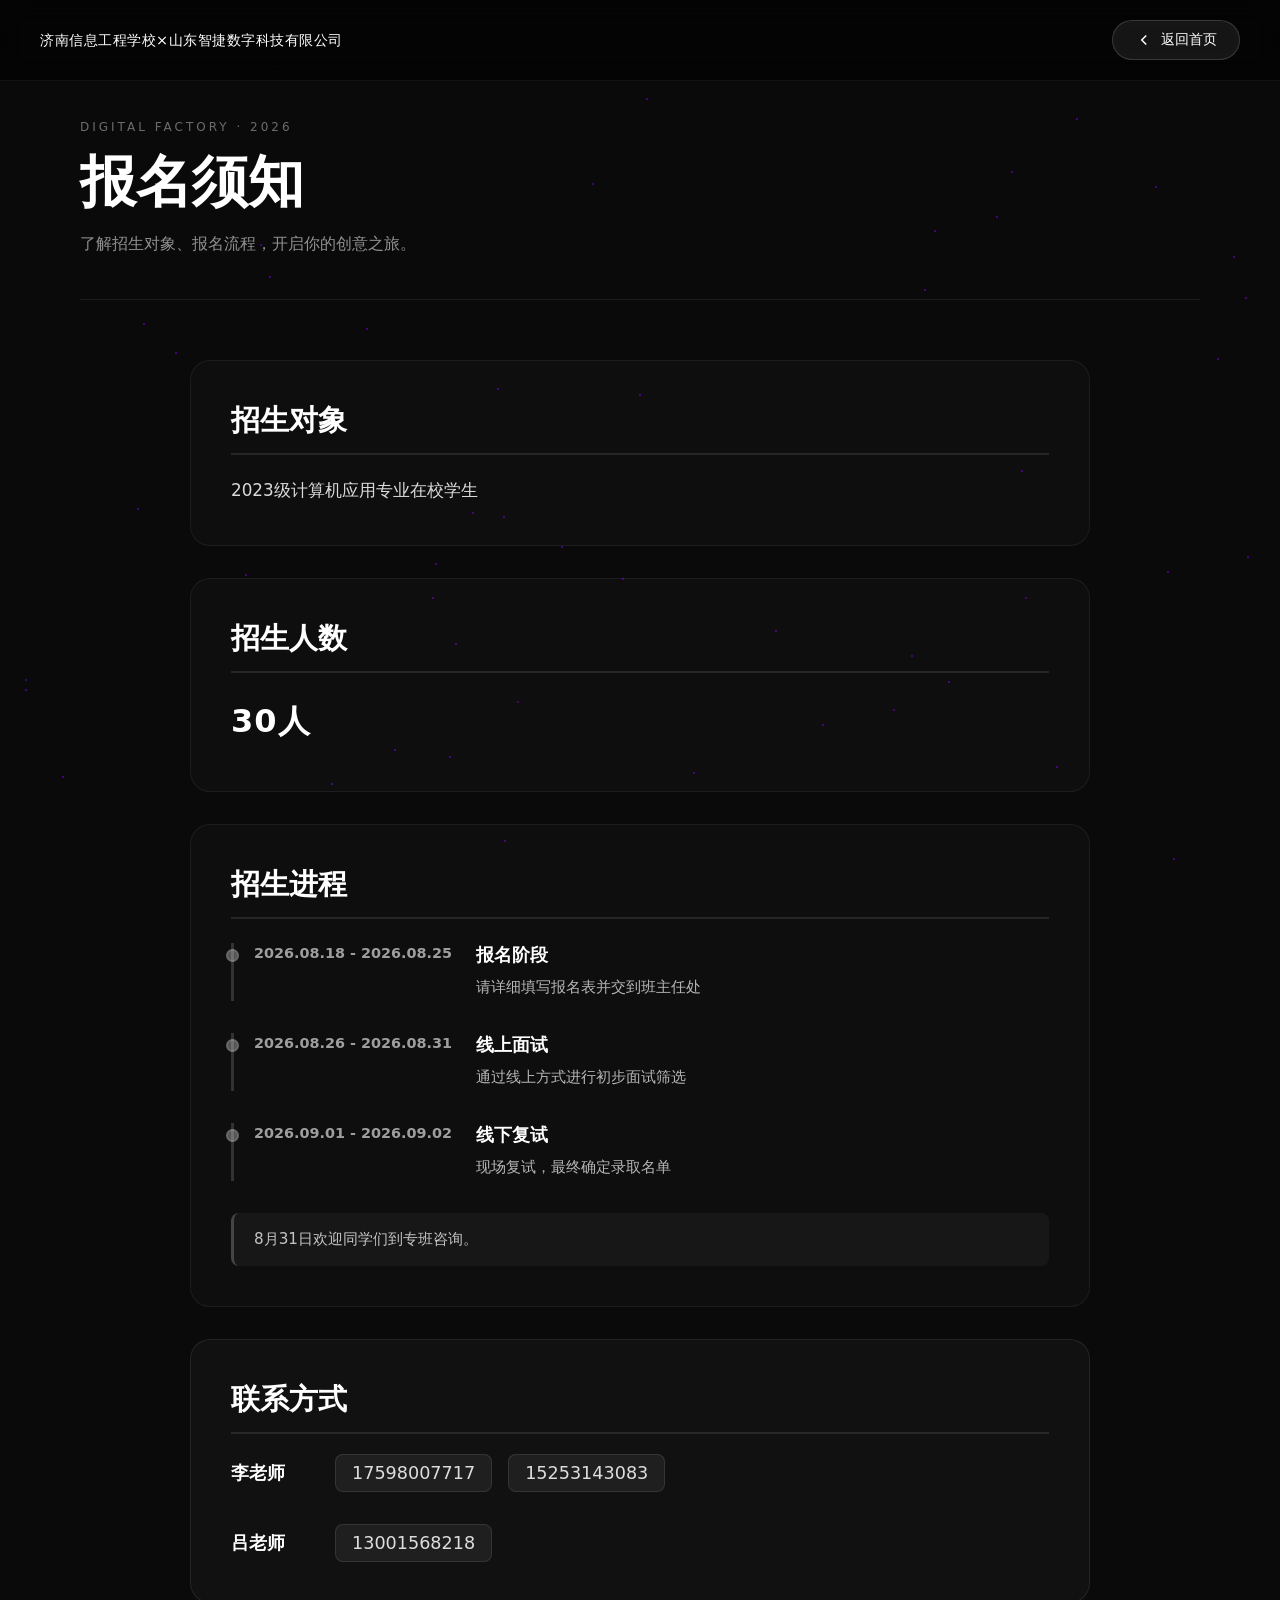
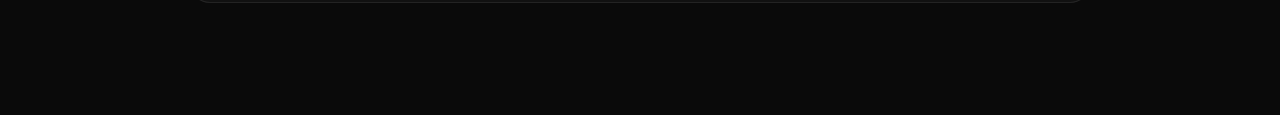
<file: pages/enroll.html>
<!DOCTYPE html>
<html lang="zh-CN">
<head>
    <meta charset="UTF-8">
    <meta name="viewport" content="width=device-width, initial-scale=1.0">
    <title>报名须知 - 数字工厂</title>
    <link rel="preconnect" href="https://fonts.googleapis.com">
    <link rel="preconnect" href="https://fonts.gstatic.com" crossorigin>
    <link href="https://fonts.googleapis.com/css2?family=Instrument+Serif:ital@0;1&display=swap" rel="stylesheet">
    <link rel="stylesheet" href="page.css">
    <style>
        /* MagicBento 魔法便当盒效果 */
        .magic-bento-container {
            position: relative;
            overflow: hidden;
        }

        /* 星星背景 */
        .stars-bg {
            position: fixed;
            top: 0;
            left: 0;
            width: 100%;
            height: 100%;
            pointer-events: none;
            z-index: 0;
        }

        .star {
            position: absolute;
            width: 2px;
            height: 2px;
            background: rgba(132, 0, 255, 0.6);
            border-radius: 50%;
            animation: twinkle 3s infinite ease-in-out;
        }

        @keyframes twinkle {
            0%, 100% { opacity: 0.3; }
            50% { opacity: 1; }
        }

        /* 信息区块样式 */
        .info-section {
            position: relative;
            background: rgba(255, 255, 255, 0.02);
            border: 1px solid rgba(255, 255, 255, 0.06);
            border-radius: 20px;
            padding: 40px;
            margin-bottom: 32px;
            overflow: hidden;
            cursor: pointer;
            transition: all 0.3s ease;
        }

        /* 聚光灯效果 */
        .info-section::before {
            content: '';
            position: absolute;
            top: var(--spotlight-y, 50%);
            left: var(--spotlight-x, 50%);
            width: 400px;
            height: 400px;
            background: radial-gradient(circle, rgba(132, 0, 255, 0.15) 0%, transparent 70%);
            transform: translate(-50%, -50%);
            opacity: 0;
            transition: opacity 0.3s ease;
            pointer-events: none;
            z-index: 0;
        }

        .info-section:hover::before {
            opacity: 1;
        }

        /* 边框发光效果 */
        .info-section::after {
            content: '';
            position: absolute;
            inset: -1px;
            border-radius: 20px;
            padding: 1px;
            background: linear-gradient(135deg, 
                rgba(132, 0, 255, 0) 0%, 
                rgba(132, 0, 255, 0.3) 50%, 
                rgba(132, 0, 255, 0) 100%);
            -webkit-mask: linear-gradient(#fff 0 0) content-box, linear-gradient(#fff 0 0);
            -webkit-mask-composite: xor;
            mask-composite: exclude;
            opacity: 0;
            transition: opacity 0.3s ease;
            pointer-events: none;
            z-index: 1;
        }

        .info-section:hover::after {
            opacity: 1;
        }

        .info-section > * {
            position: relative;
            z-index: 2;
        }

        /* 点击粒子效果 */
        .click-particle {
            position: absolute;
            width: 4px;
            height: 4px;
            background: rgba(132, 0, 255, 0.8);
            border-radius: 50%;
            pointer-events: none;
            z-index: 10;
        }

        /* 联系区块特殊样式 */
        .contact-section {
            background: rgba(255, 255, 255, 0.03);
            border: 1px solid rgba(255, 255, 255, 0.08);
        }

        .section-title {
            font-family: 'DingTalk JinBuTi', 'Microsoft YaHei', 'PingFang SC', system-ui, sans-serif;
            font-style: normal;
            font-size: 1.8rem;
            color: #fff;
            margin-bottom: 20px;
            padding-bottom: 12px;
            border-bottom: 2px solid rgba(255, 255, 255, 0.1);
        }

        .section-text {
            font-family: 'DingTalk JinBuTi', 'Microsoft YaHei', 'PingFang SC', system-ui, sans-serif;
            font-size: 1.05rem;
            line-height: 1.8;
            color: rgba(255, 255, 255, 0.85);
        }

        .section-text.highlight {
            font-size: 2rem;
            font-weight: 700;
            color: #fff;
            letter-spacing: 1px;
        }

        /* 时间线样式 */
        .timeline {
            margin-top: 24px;
        }

        .timeline-item {
            display: flex;
            gap: 24px;
            margin-bottom: 32px;
            padding-left: 20px;
            border-left: 3px solid rgba(255, 255, 255, 0.15);
            position: relative;
        }

        .timeline-item::before {
            content: '';
            position: absolute;
            left: -8px;
            top: 6px;
            width: 13px;
            height: 13px;
            border-radius: 50%;
            background: rgba(255, 255, 255, 0.3);
            border: 2px solid rgba(255, 255, 255, 0.1);
        }

        .timeline-date {
            font-family: 'DingTalk JinBuTi', 'Microsoft YaHei', 'PingFang SC', system-ui, sans-serif;
            font-size: 0.9rem;
            font-weight: 600;
            color: rgba(255, 255, 255, 0.6);
            white-space: nowrap;
            min-width: 180px;
            padding-top: 2px;
        }

        .timeline-content {
            flex: 1;
        }

        .timeline-content strong {
            display: block;
            font-family: 'DingTalk JinBuTi', 'Microsoft YaHei', 'PingFang SC', system-ui, sans-serif;
            font-size: 1.1rem;
            color: #fff;
            margin-bottom: 8px;
        }

        .timeline-content p {
            font-family: 'DingTalk JinBuTi', 'Microsoft YaHei', 'PingFang SC', system-ui, sans-serif;
            font-size: 0.95rem;
            line-height: 1.7;
            color: rgba(255, 255, 255, 0.7);
        }

        .note {
            margin-top: 24px;
            padding: 16px 20px;
            background: rgba(255, 255, 255, 0.04);
            border-radius: 8px;
            font-family: 'DingTalk JinBuTi', 'Microsoft YaHei', 'PingFang SC', system-ui, sans-serif;
            font-size: 0.95rem;
            color: rgba(255, 255, 255, 0.75);
            border-left: 3px solid rgba(255, 255, 255, 0.2);
        }

        /* 联系方式样式 */
        .contact-info {
            margin-top: 20px;
            display: flex;
            flex-direction: column;
            gap: 32px;
        }

        .contact-item {
            display: flex;
            align-items: center;
            gap: 24px;
            flex-wrap: wrap;
        }

        .contact-label {
            font-family: 'DingTalk JinBuTi', 'Microsoft YaHei', 'PingFang SC', system-ui, sans-serif;
            font-size: 1.1rem;
            font-weight: 600;
            color: #fff;
            min-width: 80px;
        }

        .contact-phones {
            display: flex;
            gap: 16px;
            flex-wrap: wrap;
        }

        .phone-link {
            font-family: 'DingTalk JinBuTi', 'Microsoft YaHei', 'PingFang SC', system-ui, sans-serif;
            font-size: 1.1rem;
            color: rgba(255, 255, 255, 0.85);
            text-decoration: none;
            padding: 8px 16px;
            border-radius: 8px;
            background: rgba(255, 255, 255, 0.06);
            border: 1px solid rgba(255, 255, 255, 0.1);
            transition: all 0.3s ease;
        }

        .phone-link:hover {
            background: rgba(255, 255, 255, 0.12);
            border-color: rgba(255, 255, 255, 0.2);
            transform: translateY(-2px);
        }

        @media (max-width: 768px) {
            .info-section {
                padding: 28px 20px;
            }

            .section-title {
                font-size: 1.5rem;
            }

            .section-text.highlight {
                font-size: 1.6rem;
            }

            .timeline-item {
                flex-direction: column;
                gap: 12px;
            }

            .timeline-date {
                min-width: auto;
            }

            .contact-item {
                flex-direction: column;
                align-items: flex-start;
                gap: 12px;
            }

            .contact-phones {
                flex-direction: column;
                width: 100%;
            }

            .phone-link {
                width: 100%;
                text-align: center;
            }
        }
    </style>
</head>
<body>
    <!-- 星星背景 -->
    <div class="stars-bg" id="starsBg"></div>

    <nav class="page-nav">
        <a href="../index.html" class="page-logo">济南信息工程学校×山东智捷数字科技有限公司</a>
        <a href="../index.html" class="back-btn">
            <svg width="18" height="18" viewBox="0 0 24 24" fill="none" stroke="currentColor" stroke-width="2"><polyline points="15,18 9,12 15,6"/></svg>
            返回首页
        </a>
    </nav>

    <main class="page-body magic-bento-container">
        <div class="page-header">
            <span class="page-label">Digital Factory · 2026</span>
            <h1 class="page-title">报名须知</h1>
            <p class="page-desc">了解招生对象、报名流程，开启你的创意之旅。</p>
        </div>

        <div class="enroll-content">
            <!-- 招生对象 -->
            <section class="info-section">
                <h2 class="section-title">招生对象</h2>
                <p class="section-text">2023级计算机应用专业在校学生</p>
            </section>

            <!-- 招生人数 -->
            <section class="info-section">
                <h2 class="section-title">招生人数</h2>
                <p class="section-text highlight">30人</p>
            </section>

            <!-- 招生进程 -->
            <section class="info-section">
                <h2 class="section-title">招生进程</h2>
                <div class="timeline">
                    <div class="timeline-item">
                        <div class="timeline-date">2026.08.18 - 2026.08.25</div>
                        <div class="timeline-content">
                            <strong>报名阶段</strong>
                            <p>请详细填写报名表并交到班主任处</p>
                        </div>
                    </div>
                    <div class="timeline-item">
                        <div class="timeline-date">2026.08.26 - 2026.08.31</div>
                        <div class="timeline-content">
                            <strong>线上面试</strong>
                            <p>通过线上方式进行初步面试筛选</p>
                        </div>
                    </div>
                    <div class="timeline-item">
                        <div class="timeline-date">2026.09.01 - 2026.09.02</div>
                        <div class="timeline-content">
                            <strong>线下复试</strong>
                            <p>现场复试，最终确定录取名单</p>
                        </div>
                    </div>
                </div>
                <p class="note">8月31日欢迎同学们到专班咨询。</p>
            </section>

            <!-- 联系方式 -->
            <section class="info-section contact-section">
                <h2 class="section-title">联系方式</h2>
                <div class="contact-info">
                    <div class="contact-item">
                        <span class="contact-label">李老师</span>
                        <div class="contact-phones">
                            <a href="tel:17598007717" class="phone-link">17598007717</a>
                            <a href="tel:15253143083" class="phone-link">15253143083</a>
                        </div>
                    </div>
                    <div class="contact-item">
                        <span class="contact-label">吕老师</span>
                        <div class="contact-phones">
                            <a href="tel:13001568218" class="phone-link">13001568218</a>
                        </div>
                    </div>
                </div>
            </section>
        </div>
    </main>

    <script>
        // 创建星星背景
        const starsBg = document.getElementById('starsBg');
        const starCount = 50;

        for (let i = 0; i < starCount; i++) {
            const star = document.createElement('div');
            star.className = 'star';
            star.style.left = `${Math.random() * 100}%`;
            star.style.top = `${Math.random() * 100}%`;
            star.style.animationDelay = `${Math.random() * 3}s`;
            star.style.animationDuration = `${2 + Math.random() * 2}s`;
            starsBg.appendChild(star);
        }

        // 聚光灯效果
        const sections = document.querySelectorAll('.info-section');

        sections.forEach(section => {
            section.addEventListener('mousemove', e => {
                const rect = section.getBoundingClientRect();
                const x = e.clientX - rect.left;
                const y = e.clientY - rect.top;
                
                section.style.setProperty('--spotlight-x', `${x}px`);
                section.style.setProperty('--spotlight-y', `${y}px`);
            });

            // 点击粒子效果
            section.addEventListener('click', e => {
                const rect = section.getBoundingClientRect();
                const x = e.clientX - rect.left;
                const y = e.clientY - rect.top;

                for (let i = 0; i < 12; i++) {
                    const particle = document.createElement('div');
                    particle.className = 'click-particle';
                    section.appendChild(particle);

                    const angle = (Math.PI * 2 * i) / 12;
                    const velocity = 40 + Math.random() * 40;

                    particle.style.left = `${x}px`;
                    particle.style.top = `${y}px`;
                    particle.style.transition = 'all 0.6s cubic-bezier(0.25, 0.46, 0.45, 0.94)';

                    requestAnimationFrame(() => {
                        particle.style.transform = `translate(${Math.cos(angle) * velocity}px, ${Math.sin(angle) * velocity}px)`;
                        particle.style.opacity = '0';
                    });

                    setTimeout(() => particle.remove(), 600);
                }
            });
        });
    </script>
</body>
</html>
</file>
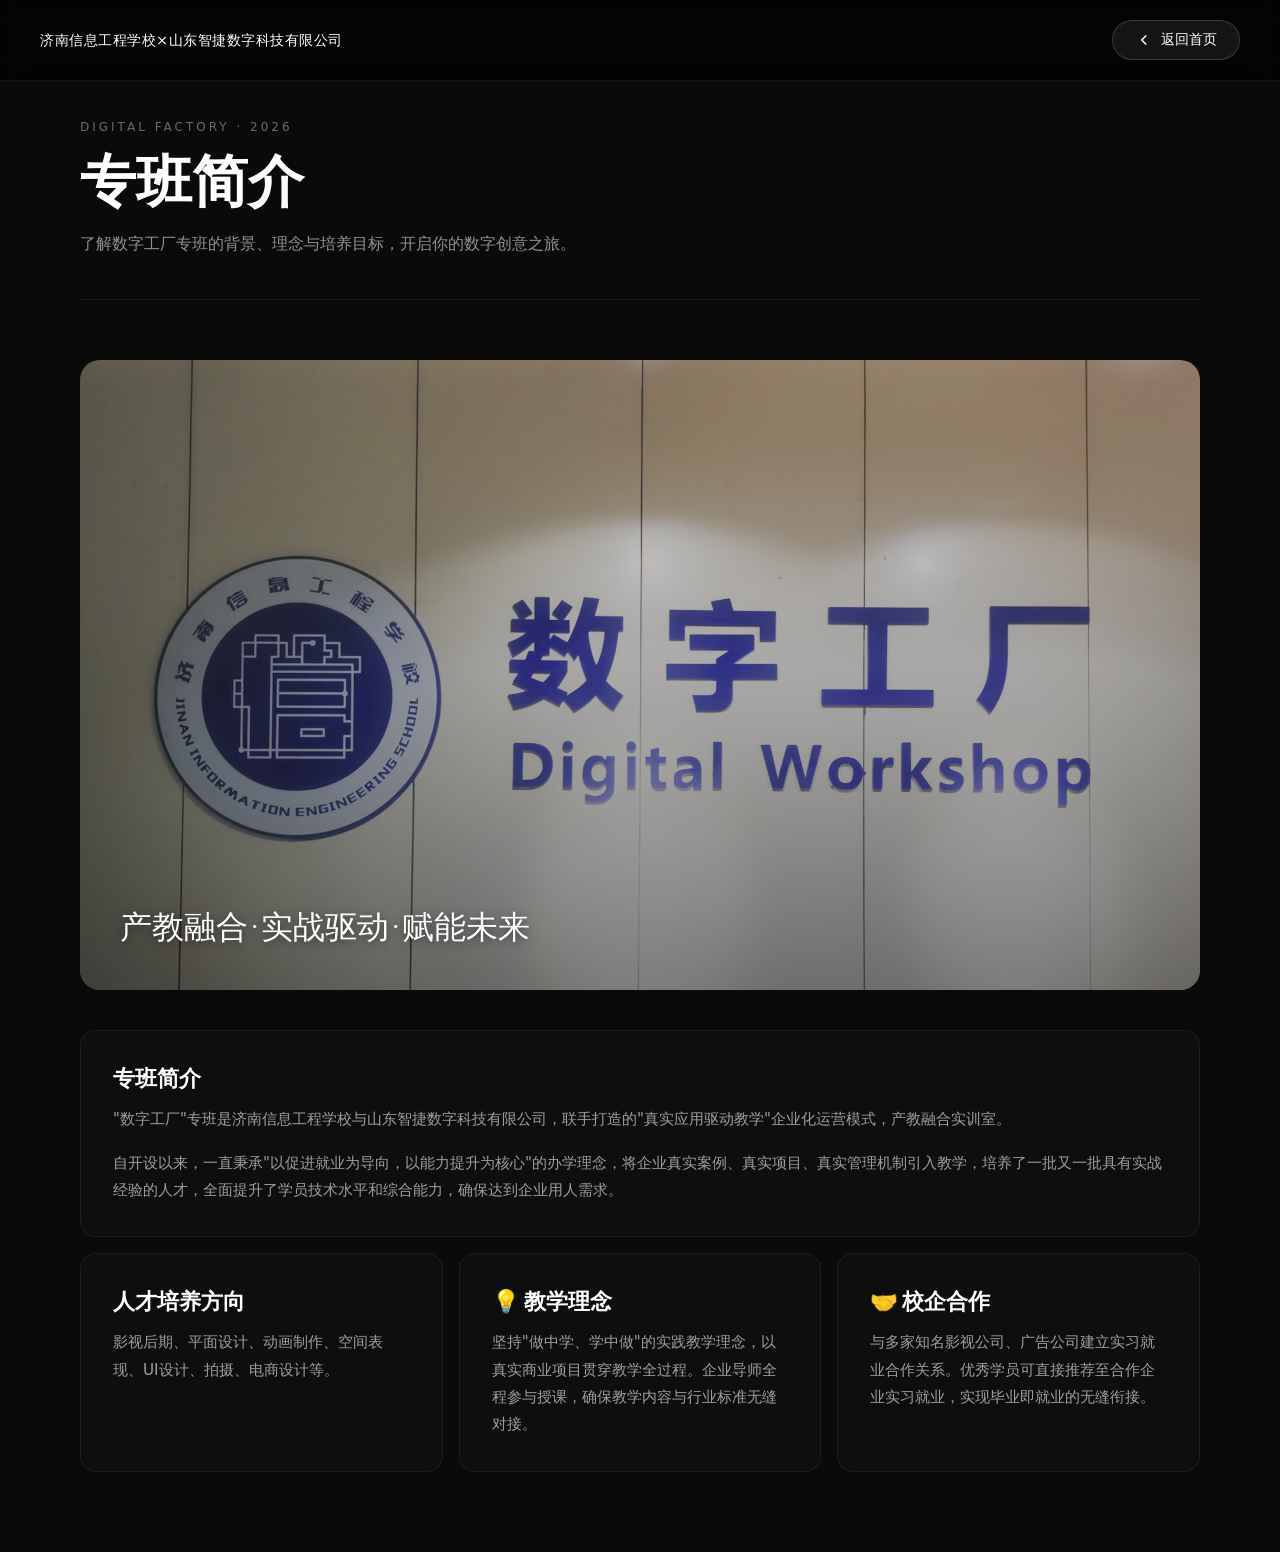
<file: pages/intro.html>
<!DOCTYPE html>
<html lang="zh-CN">
<head>
    <meta charset="UTF-8">
    <meta name="viewport" content="width=device-width, initial-scale=1.0">
    <title>专班简介 - 数字工厂</title>
    <link rel="preconnect" href="https://fonts.googleapis.com">
    <link rel="preconnect" href="https://fonts.gstatic.com" crossorigin>
    <link href="https://fonts.googleapis.com/css2?family=Instrument+Serif:ital@0;1&display=swap" rel="stylesheet">
    <link rel="stylesheet" href="page.css">
    <style>
        .magic-bento-grid {
            display: grid;
            grid-template-columns: repeat(auto-fit, minmax(300px, 1fr));
            gap: 16px;
            margin-top: 40px;
        }
        .magic-bento-card {
            position: relative;
            background: rgba(255,255,255,0.02);
            border: 1px solid rgba(255,255,255,0.06);
            border-radius: 16px;
            padding: 32px;
            overflow: hidden;
            cursor: pointer;
            transition: border-color 0.3s ease;
        }
        .magic-bento-card.full-width { grid-column: 1 / -1; }
        .magic-bento-card::before {
            content: '';
            position: absolute;
            top: var(--sy, 50%); left: var(--sx, 50%);
            width: 400px; height: 400px;
            background: radial-gradient(circle, rgba(132,0,255,0.15) 0%, transparent 70%);
            transform: translate(-50%,-50%);
            opacity: 0; transition: opacity 0.3s ease;
            pointer-events: none; z-index: 0;
        }
        .magic-bento-card:hover::before { opacity: 1; }
        .magic-bento-card::after {
            content: '';
            position: absolute; inset: -1px; border-radius: 16px; padding: 1px;
            background: linear-gradient(135deg, rgba(132,0,255,0) 0%, rgba(132,0,255,0.3) 50%, rgba(132,0,255,0) 100%);
            -webkit-mask: linear-gradient(#fff 0 0) content-box, linear-gradient(#fff 0 0);
            -webkit-mask-composite: xor; mask-composite: exclude;
            opacity: 0; transition: opacity 0.3s ease;
            pointer-events: none; z-index: 1;
        }
        .magic-bento-card:hover::after { opacity: 1; }
        .magic-bento-card > * { position: relative; z-index: 2; }
        .magic-bento-card h3 {
            font-family: 'Instrument Serif', serif;
            font-size: 1.4rem; color: #fff; margin-bottom: 12px;
        }
        .magic-bento-card p {
            font-family: system-ui, sans-serif;
            font-size: 0.95rem; line-height: 1.8; color: rgba(255,255,255,0.6);
        }
        .click-particle {
            position: absolute; width: 4px; height: 4px;
            background: rgba(132,0,255,0.8); border-radius: 50%;
            pointer-events: none; z-index: 10;
        }
        @media (max-width: 768px) {
            .magic-bento-grid { grid-template-columns: 1fr; gap: 12px; }
            .magic-bento-card { padding: 24px; }
        }
    </style>
</head>
<body>
    <nav class="page-nav">
        <a href="../index.html" class="page-logo">济南信息工程学校×山东智捷数字科技有限公司</a>
        <a href="../index.html" class="back-btn">
            <svg width="18" height="18" viewBox="0 0 24 24" fill="none" stroke="currentColor" stroke-width="2"><polyline points="15,18 9,12 15,6"/></svg>
            返回首页
        </a>
    </nav>
    <main class="page-body">
        <div class="page-header">
            <span class="page-label">DIGITAL FACTORY · 2026</span>
            <h1 class="page-title">专班简介</h1>
            <p class="page-desc">了解数字工厂专班的背景、理念与培养目标，开启你的数字创意之旅。</p>
        </div>

        <!-- Hero Image -->
        <div style="width:100%;max-width:1200px;margin:0 auto 40px;border-radius:20px;overflow:hidden;position:relative;aspect-ratio:16/9;">
            <img src="images/数字工厂.jpg" alt="数字工厂专班" style="width:100%;height:100%;object-fit:cover;display:block;">
            <div style="position:absolute;inset:0;background:linear-gradient(to bottom,rgba(0,0,0,0.1) 0%,rgba(0,0,0,0.5) 100%);display:flex;align-items:flex-end;padding:40px;">
                <div style="font-family:'Instrument Serif',serif;font-size:2rem;color:#fff;text-shadow:0 2px 10px rgba(0,0,0,0.5);">产教融合 · 实战驱动 · 赋能未来</div>
            </div>
        </div>

        <!-- Magic Bento Grid -->
        <div class="magic-bento-grid" id="magicBentoGrid">
            <div class="magic-bento-card full-width">
                <h3> 专班简介</h3>
                <p>"数字工厂"专班是济南信息工程学校与山东智捷数字科技有限公司，联手打造的"真实应用驱动教学"企业化运营模式，产教融合实训室。</p>
                <p style="margin-top:16px;">自开设以来，一直秉承"以促进就业为导向，以能力提升为核心"的办学理念，将企业真实案例、真实项目、真实管理机制引入教学，培养了一批又一批具有实战经验的人才，全面提升了学员技术水平和综合能力，确保达到企业用人需求。</p>
            </div>
            <div class="magic-bento-card">
                <h3> 人才培养方向</h3>
                <p>影视后期、平面设计、动画制作、空间表现、UI设计、拍摄、电商设计等。</p>
            </div>
            <div class="magic-bento-card">
                <h3>💡 教学理念</h3>
                <p>坚持"做中学、学中做"的实践教学理念，以真实商业项目贯穿教学全过程。企业导师全程参与授课，确保教学内容与行业标准无缝对接。</p>
            </div>
            <div class="magic-bento-card">
                <h3>🤝 校企合作</h3>
                <p>与多家知名影视公司、广告公司建立实习就业合作关系。优秀学员可直接推荐至合作企业实习就业，实现毕业即就业的无缝衔接。</p>
            </div>
        </div>
    </main>
    <script>
        (function(){
            const cards = document.querySelectorAll('.magic-bento-card');
            cards.forEach(card => {
                card.addEventListener('mousemove', e => {
                    const r = card.getBoundingClientRect();
                    card.style.setProperty('--sx', (e.clientX - r.left) + 'px');
                    card.style.setProperty('--sy', (e.clientY - r.top) + 'px');
                });
                card.addEventListener('click', e => {
                    const r = card.getBoundingClientRect();
                    const x = e.clientX - r.left, y = e.clientY - r.top;
                    for(let i = 0; i < 12; i++){
                        const p = document.createElement('div');
                        p.className = 'click-particle';
                        card.appendChild(p);
                        const a = (Math.PI*2*i)/12, v = 40+Math.random()*40;
                        p.style.left = x+'px'; p.style.top = y+'px';
                        p.style.transition = 'all 0.6s cubic-bezier(0.25,0.46,0.45,0.94)';
                        requestAnimationFrame(() => {
                            p.style.transform = `translate(${Math.cos(a)*v}px,${Math.sin(a)*v}px)`;
                            p.style.opacity = '0';
                        });
                        setTimeout(() => p.remove(), 600);
                    }
                });
            });
        })();
    </script>
</body>
</html>
</file>
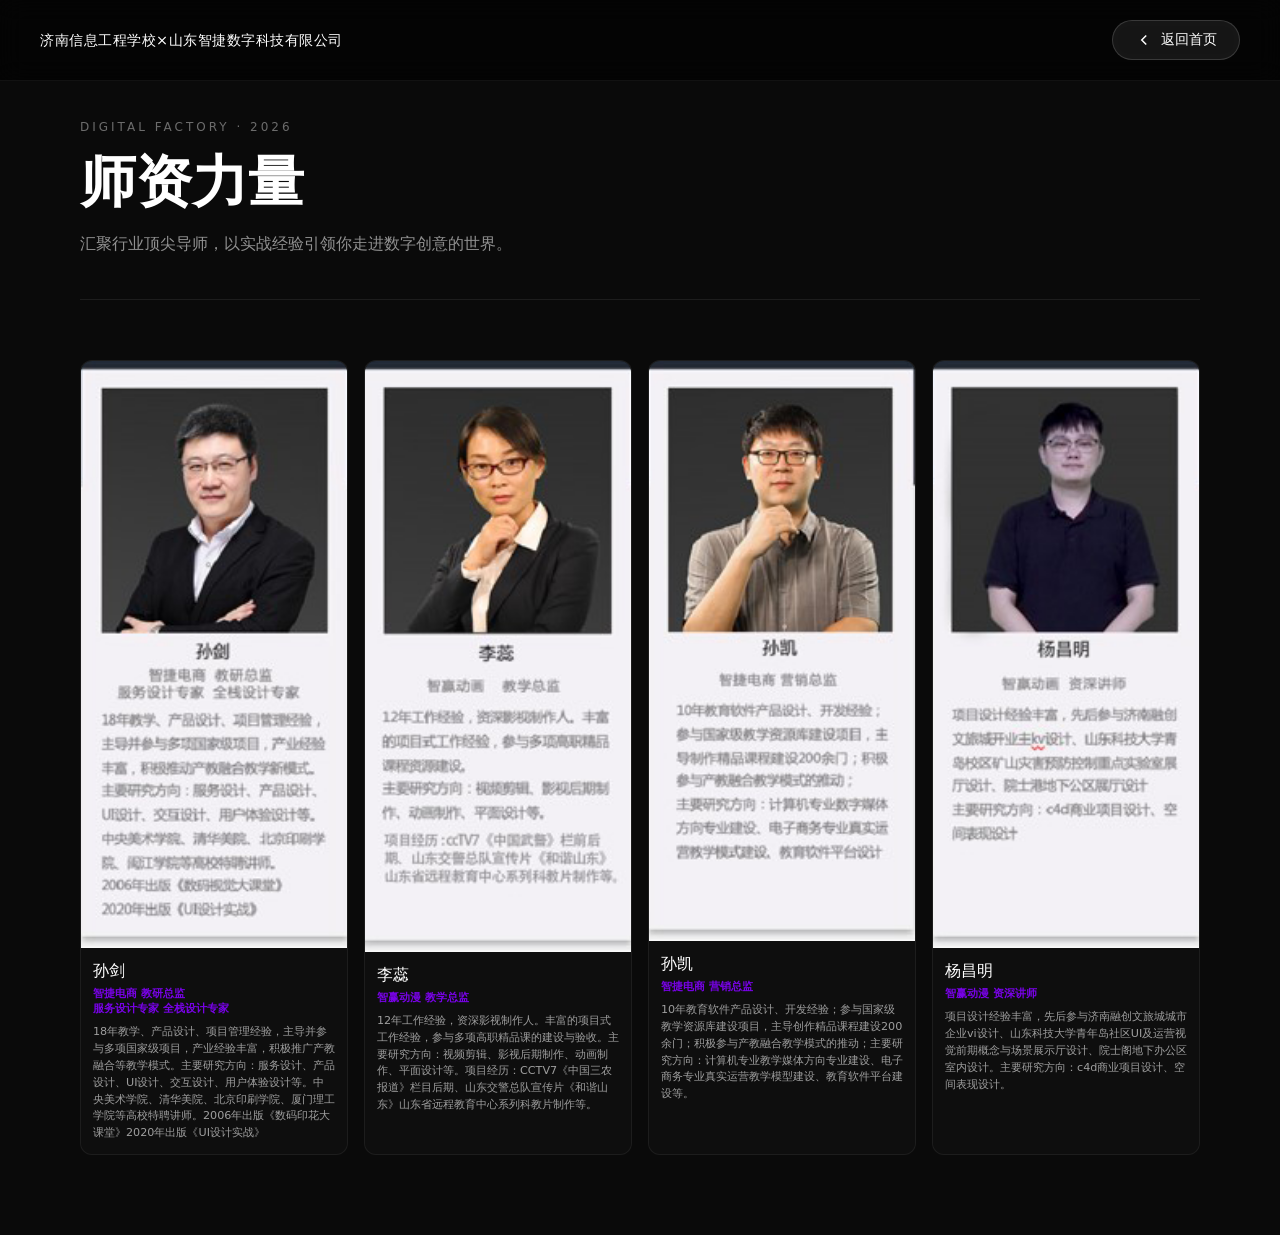
<file: pages/teachers.html>
<!DOCTYPE html>
<html lang="zh-CN">
<head>
    <meta charset="UTF-8">
    <meta name="viewport" content="width=device-width, initial-scale=1.0">
    <title>师资力量 - 数字工厂</title>
    <link rel="preconnect" href="https://fonts.googleapis.com">
    <link rel="preconnect" href="https://fonts.gstatic.com" crossorigin>
    <link href="https://fonts.googleapis.com/css2?family=Instrument+Serif:ital@0;1&display=swap" rel="stylesheet">
    <link rel="stylesheet" href="page.css">
    <style>
        .teacher-grid {
            display: grid;
            grid-template-columns: repeat(4, 1fr);
            gap: 16px;
            margin-top: 40px;
        }
        .teacher-card {
            position: relative;
            background: rgba(255,255,255,0.02);
            border: 1px solid rgba(255,255,255,0.06);
            border-radius: 12px;
            overflow: hidden;
            cursor: pointer;
            transition: border-color 0.3s ease, transform 0.3s ease;
        }
        .teacher-card:hover { transform: translateY(-4px); }
        .teacher-card::before {
            content: '';
            position: absolute;
            top: var(--sy, 50%); left: var(--sx, 50%);
            width: 300px; height: 300px;
            background: radial-gradient(circle, rgba(132,0,255,0.15) 0%, transparent 70%);
            transform: translate(-50%,-50%);
            opacity: 0; transition: opacity 0.3s ease;
            pointer-events: none; z-index: 0;
        }
        .teacher-card:hover::before { opacity: 1; }
        .teacher-card::after {
            content: '';
            position: absolute; inset: -1px; border-radius: 12px; padding: 1px;
            background: linear-gradient(135deg, rgba(132,0,255,0) 0%, rgba(132,0,255,0.3) 50%, rgba(132,0,255,0) 100%);
            -webkit-mask: linear-gradient(#fff 0 0) content-box, linear-gradient(#fff 0 0);
            -webkit-mask-composite: xor; mask-composite: exclude;
            opacity: 0; transition: opacity 0.3s ease;
            pointer-events: none; z-index: 1;
        }
        .teacher-card:hover::after { opacity: 1; }
        .teacher-card > * { position: relative; z-index: 2; }

        .teacher-image {
            width: 100%;
            height: auto;
            display: block;
        }
        .teacher-info {
            padding: 12px;
        }
        .teacher-name {
            font-family: 'Instrument Serif', serif;
            font-size: 1rem;
            color: #fff;
            margin-bottom: 4px;
        }
        .teacher-title {
            font-family: system-ui, sans-serif;
            font-size: 0.7rem;
            color: rgba(132, 0, 255, 0.9);
            font-weight: 600;
            margin-bottom: 8px;
        }
        .teacher-desc {
            font-family: system-ui, sans-serif;
            font-size: 0.7rem;
            line-height: 1.5;
            color: rgba(255,255,255,0.6);
        }
        .click-particle {
            position: absolute; width: 4px; height: 4px;
            background: rgba(132,0,255,0.8); border-radius: 50%;
            pointer-events: none; z-index: 10;
        }
        @media (max-width: 768px) {
            .teacher-grid { grid-template-columns: 1fr; gap: 16px; }
        }
    </style>
</head>
<body>
    <nav class="page-nav">
        <a href="../index.html" class="page-logo">济南信息工程学校×山东智捷数字科技有限公司</a>
        <a href="../index.html" class="back-btn">
            <svg width="18" height="18" viewBox="0 0 24 24" fill="none" stroke="currentColor" stroke-width="2"><polyline points="15,18 9,12 15,6"/></svg>
            返回首页
        </a>
    </nav>

    <main class="page-body">
        <div class="page-header">
            <span class="page-label">DIGITAL FACTORY · 2026</span>
            <h1 class="page-title">师资力量</h1>
            <p class="page-desc">汇聚行业顶尖导师，以实战经验引领你走进数字创意的世界。</p>
        </div>

        <div class="teacher-grid" id="teacherGrid">
            <div class="teacher-card">
                <img class="teacher-image" src="../images/teacher_1.png" alt="孙剑">
                <div class="teacher-info">
                    <div class="teacher-name">孙剑</div>
                    <div class="teacher-title">智捷电商 教研总监<br>服务设计专家 全栈设计专家</div>
                    <p class="teacher-desc">18年教学、产品设计、项目管理经验，主导并参与多项国家级项目，产业经验丰富，积极推广产教融合等教学模式。主要研究方向：服务设计、产品设计、UI设计、交互设计、用户体验设计等。中央美术学院、清华美院、北京印刷学院、厦门理工学院等高校特聘讲师。2006年出版《数码印花大课堂》2020年出版《UI设计实战》</p>
                </div>
            </div>
            <div class="teacher-card">
                <img class="teacher-image" src="../images/teacher_2.png" alt="李蕊">
                <div class="teacher-info">
                    <div class="teacher-name">李蕊</div>
                    <div class="teacher-title">智赢动漫 教学总监</div>
                    <p class="teacher-desc">12年工作经验，资深影视制作人。丰富的项目式工作经验，参与多项高职精品课的建设与验收。主要研究方向：视频剪辑、影视后期制作、动画制作、平面设计等。项目经历：CCTV7《中国三农报道》栏目后期、山东交警总队宣传片《和谐山东》山东省远程教育中心系列科教片制作等。</p>
                </div>
            </div>
            <div class="teacher-card">
                <img class="teacher-image" src="../images/teacher_3.png" alt="孙凯">
                <div class="teacher-info">
                    <div class="teacher-name">孙凯</div>
                    <div class="teacher-title">智捷电商 营销总监</div>
                    <p class="teacher-desc">10年教育软件产品设计、开发经验；参与国家级教学资源库建设项目，主导创作精品课程建设200余门；积极参与产教融合教学模式的推动；主要研究方向：计算机专业教学媒体方向专业建设、电子商务专业真实运营教学模型建设、教育软件平台建设等。</p>
                </div>
            </div>
            <div class="teacher-card">
                <img class="teacher-image" src="../images/teacher_4.png" alt="杨昌明">
                <div class="teacher-info">
                    <div class="teacher-name">杨昌明</div>
                    <div class="teacher-title">智赢动漫 资深讲师</div>
                    <p class="teacher-desc">项目设计经验丰富，先后参与济南融创文旅城城市企业vi设计、山东科技大学青年岛社区UI及运营视觉前期概念与场景展示厅设计、院士阁地下办公区室内设计。主要研究方向：c4d商业项目设计、空间表现设计。</p>
                </div>
            </div>
        </div>
    </main>

    <script>
        (function(){
            const cards = document.querySelectorAll('.teacher-card');
            cards.forEach(card => {
                card.addEventListener('mousemove', e => {
                    const r = card.getBoundingClientRect();
                    card.style.setProperty('--sx', (e.clientX - r.left) + 'px');
                    card.style.setProperty('--sy', (e.clientY - r.top) + 'px');
                });
                card.addEventListener('click', e => {
                    const r = card.getBoundingClientRect();
                    const x = e.clientX - r.left, y = e.clientY - r.top;
                    for(let i = 0; i < 12; i++){
                        const p = document.createElement('div');
                        p.className = 'click-particle';
                        card.appendChild(p);
                        const a = (Math.PI*2*i)/12, v = 40+Math.random()*40;
                        p.style.left = x+'px'; p.style.top = y+'px';
                        p.style.transition = 'all 0.6s cubic-bezier(0.25,0.46,0.45,0.94)';
                        requestAnimationFrame(() => {
                            p.style.transform = `translate(${Math.cos(a)*v}px,${Math.sin(a)*v}px)`;
                            p.style.opacity = '0';
                        });
                        setTimeout(() => p.remove(), 600);
                    }
                });
            });
        })();
    </script>
</body>
</html>
</file>
<file: pages/page.css>
/* ============================================
   数字工厂 - 子页面通用样式
   ============================================ */

*, *::before, *::after {
    margin: 0;
    padding: 0;
    box-sizing: border-box;
}

html, body {
    font-family: 'Microsoft YaHei', 'PingFang SC', system-ui, sans-serif;
    background: #0a0a0a;
    color: #fff;
    min-height: 100%;
    overflow-x: hidden;
}

/* ========== 顶部导航 ========== */
.page-nav {
    position: fixed;
    top: 0;
    left: 0;
    width: 100%;
    z-index: 100;
    display: flex;
    align-items: center;
    justify-content: space-between;
    padding: 20px 40px;
    background: rgba(0, 0, 0, 0.6);
    backdrop-filter: blur(12px);
    -webkit-backdrop-filter: blur(12px);
    border-bottom: 1px solid rgba(255, 255, 255, 0.06);
}

.page-logo {
    font-family: 'Microsoft YaHei', 'PingFang SC', system-ui, sans-serif;
    font-style: normal;
    font-size: 0.9rem;
    color: #fff;
    text-decoration: none;
    letter-spacing: 0.5px;
    white-space: nowrap;
    overflow: hidden;
    text-overflow: ellipsis;
    max-width: 60%;
}

/* ========== 返回按钮 ========== */
.back-btn {
    display: flex;
    align-items: center;
    gap: 8px;
    padding: 10px 22px;
    border-radius: 9999px;
    background: rgba(255, 255, 255, 0.08);
    backdrop-filter: blur(8px);
    -webkit-backdrop-filter: blur(8px);
    border: 1px solid rgba(255, 255, 255, 0.15);
    color: #fff;
    font-family: 'DingTalk JinBuTi', 'Microsoft YaHei', 'PingFang SC', system-ui, sans-serif;
    font-size: 0.875rem;
    font-weight: 500;
    text-decoration: none;
    cursor: pointer;
    transition: background 0.3s, transform 0.2s;
}

.back-btn:hover {
    background: rgba(255, 255, 255, 0.15);
    transform: translateX(-3px);
}

.back-btn svg {
    flex-shrink: 0;
    transition: transform 0.2s;
}

.back-btn:hover svg {
    transform: translateX(-3px);
}

/* ========== 页面主体 ========== */
.page-body {
    min-height: 100vh;
    padding: 120px 40px 80px;
    max-width: 1200px;
    margin: 0 auto;
}

/* ========== 页面标题区 ========== */
.page-header {
    margin-bottom: 60px;
    border-bottom: 1px solid rgba(255, 255, 255, 0.08);
    padding-bottom: 40px;
}

.page-label {
    font-family: 'DingTalk JinBuTi', 'Microsoft YaHei', 'PingFang SC', system-ui, sans-serif;
    font-size: 0.75rem;
    letter-spacing: 3px;
    text-transform: uppercase;
    color: rgba(255, 255, 255, 0.4);
    display: block;
    margin-bottom: 16px;
}

.page-title {
    font-family: 'Instrument Serif', serif;
    font-size: 3.5rem;
    line-height: 1.15;
    color: #fff;
    margin-bottom: 16px;
}

.page-desc {
    font-family: 'DingTalk JinBuTi', 'Microsoft YaHei', 'PingFang SC', system-ui, sans-serif;
    font-size: 1rem;
    line-height: 1.8;
    color: rgba(255, 255, 255, 0.55);
    max-width: 600px;
}

/* ========== 内容占位区 ========== */
.content-placeholder {
    display: flex;
    flex-direction: column;
    align-items: center;
    justify-content: center;
    min-height: 400px;
    border-radius: 20px;
    border: 1px dashed rgba(255, 255, 255, 0.12);
    background: rgba(255, 255, 255, 0.02);
    text-align: center;
    padding: 60px 40px;
}

.placeholder-icon {
    font-size: 3rem;
    margin-bottom: 20px;
    opacity: 0.4;
}

.placeholder-text {
    font-family: 'DingTalk JinBuTi', 'Microsoft YaHei', 'PingFang SC', system-ui, sans-serif;
    font-size: 1rem;
    color: rgba(255, 255, 255, 0.3);
    line-height: 1.7;
}

.placeholder-text strong {
    display: block;
    font-size: 1.2rem;
    color: rgba(255, 255, 255, 0.5);
    margin-bottom: 8px;
}

/* ========== 报名须知内容区 ========== */
.enroll-content {
    max-width: 900px;
    margin: 0 auto;
}

.info-section {
    margin-bottom: 60px;
    padding: 40px;
    border-radius: 16px;
    background: rgba(255, 255, 255, 0.02);
    border: 1px solid rgba(255, 255, 255, 0.06);
}

.section-title {
    font-family: 'Instrument Serif', serif;
    font-style: normal;
    font-size: 1.8rem;
    color: #fff;
    margin-bottom: 20px;
    padding-bottom: 12px;
    border-bottom: 2px solid rgba(255, 255, 255, 0.1);
}

.section-text {
    font-family: 'DingTalk JinBuTi', 'Microsoft YaHei', 'PingFang SC', system-ui, sans-serif;
    font-size: 1.05rem;
    line-height: 1.8;
    color: rgba(255, 255, 255, 0.85);
}

.section-text.highlight {
    font-size: 2rem;
    font-weight: 700;
    color: #fff;
    letter-spacing: 1px;
}

/* ========== 时间线样式 ========== */
.timeline {
    margin-top: 24px;
}

.timeline-item {
    display: flex;
    gap: 24px;
    margin-bottom: 32px;
    padding-left: 20px;
    border-left: 3px solid rgba(255, 255, 255, 0.15);
    position: relative;
}

.timeline-item::before {
    content: '';
    position: absolute;
    left: -8px;
    top: 6px;
    width: 13px;
    height: 13px;
    border-radius: 50%;
    background: rgba(255, 255, 255, 0.3);
    border: 2px solid rgba(255, 255, 255, 0.1);
}

.timeline-date {
    font-family: 'DingTalk JinBuTi', 'Microsoft YaHei', 'PingFang SC', system-ui, sans-serif;
    font-size: 0.9rem;
    font-weight: 600;
    color: rgba(255, 255, 255, 0.6);
    white-space: nowrap;
    min-width: 180px;
    padding-top: 2px;
}

.timeline-content {
    flex: 1;
}

.timeline-content strong {
    display: block;
    font-family: 'DingTalk JinBuTi', 'Microsoft YaHei', 'PingFang SC', system-ui, sans-serif;
    font-size: 1.1rem;
    color: #fff;
    margin-bottom: 8px;
}

.timeline-content p {
    font-family: 'DingTalk JinBuTi', 'Microsoft YaHei', 'PingFang SC', system-ui, sans-serif;
    font-size: 0.95rem;
    line-height: 1.7;
    color: rgba(255, 255, 255, 0.7);
}

.note {
    margin-top: 24px;
    padding: 16px 20px;
    background: rgba(255, 255, 255, 0.04);
    border-radius: 8px;
    font-family: 'DingTalk JinBuTi', 'Microsoft YaHei', 'PingFang SC', system-ui, sans-serif;
    font-size: 0.95rem;
    color: rgba(255, 255, 255, 0.75);
    border-left: 3px solid rgba(255, 255, 255, 0.2);
}

/* ========== 联系方式样式 ========== */
.contact-section {
    background: rgba(255, 255, 255, 0.03);
    border: 1px solid rgba(255, 255, 255, 0.08);
}

.contact-info {
    margin-top: 20px;
    display: flex;
    flex-direction: column;
    gap: 32px;
}

.contact-item {
    display: flex;
    align-items: center;
    gap: 24px;
    flex-wrap: wrap;
}

.contact-label {
    font-family: 'DingTalk JinBuTi', 'Microsoft YaHei', 'PingFang SC', system-ui, sans-serif;
    font-size: 1.1rem;
    font-weight: 600;
    color: #fff;
    min-width: 80px;
}

.contact-phones {
    display: flex;
    gap: 16px;
    flex-wrap: wrap;
}

.phone-link {
    font-family: 'DingTalk JinBuTi', 'Microsoft YaHei', 'PingFang SC', system-ui, sans-serif;
    font-size: 1.1rem;
    color: rgba(255, 255, 255, 0.85);
    text-decoration: none;
    padding: 8px 16px;
    border-radius: 8px;
    background: rgba(255, 255, 255, 0.06);
    border: 1px solid rgba(255, 255, 255, 0.1);
    transition: all 0.3s ease;
}

.phone-link:hover {
    background: rgba(255, 255, 255, 0.12);
    border-color: rgba(255, 255, 255, 0.2);
    transform: translateY(-2px);
}

/* ========== 响应式 ========== */
@media (max-width: 768px) {
    .page-nav {
        padding: 16px 20px;
    }

    .page-logo {
        font-size: 1.1rem;
    }

    .back-btn {
        padding: 8px 16px;
        font-size: 0.8rem;
    }

    .page-body {
        padding: 100px 20px 60px;
    }

    .page-title {
        font-size: 2.2rem;
    }

    .info-section {
        padding: 28px 20px;
    }

    .section-title {
        font-size: 1.5rem;
    }

    .section-text.highlight {
        font-size: 1.6rem;
    }

    .timeline-item {
        flex-direction: column;
        gap: 12px;
    }

    .timeline-date {
        min-width: auto;
    }

    .contact-item {
        flex-direction: column;
        align-items: flex-start;
        gap: 12px;
    }

    .contact-phones {
        flex-direction: column;
        width: 100%;
    }

    .phone-link {
        width: 100%;
        text-align: center;
    }
}
</file>
